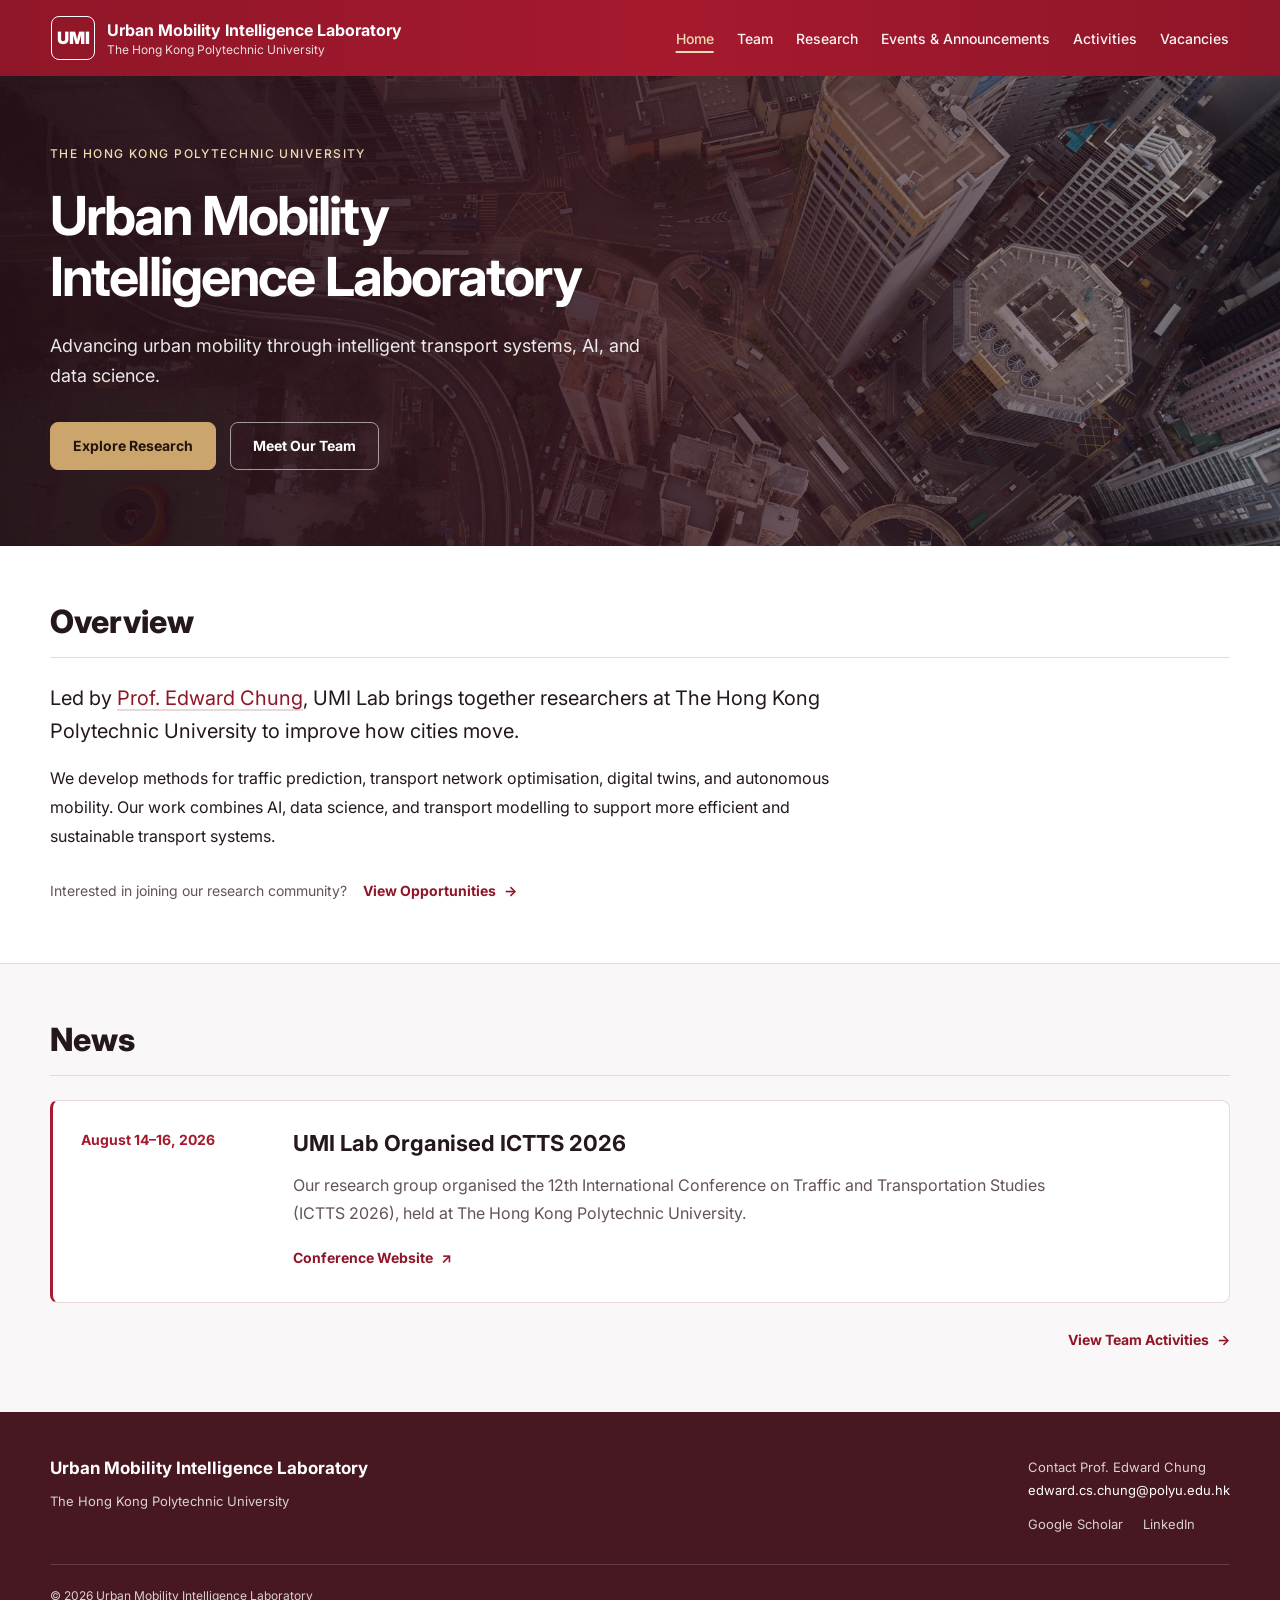
<file: index.html>
<!doctype html>
<html lang="en">
  <head>
    <meta charset="utf-8" />
    <meta name="viewport" content="width=device-width, initial-scale=1" />
    <meta name="description" content="Led by Prof. Edward Chung at The Hong Kong Polytechnic University, UMI Lab studies intelligent transport systems, AI for transport, and urban mobility." />
    <title>Urban Mobility Intelligence Laboratory</title>
    <link rel="preconnect" href="https://fonts.googleapis.com" />
    <link rel="preconnect" href="https://fonts.gstatic.com" crossorigin />
    <link href="https://fonts.googleapis.com/css2?family=Inter:wght@400;500;700;800;900&amp;family=Noto+Sans+SC:wght@400;500;700;900&amp;display=swap" rel="stylesheet" />
    <link rel="stylesheet" href="styles.css" />
  </head>
  <body class="home-page">
    <a class="skip-link" href="#main-content">Skip to content</a>
    <header class="site-header" data-header>
      <a class="brand" href="index.html" aria-label="Urban Mobility Intelligence Laboratory home">
        <span class="brand-mark">UMI</span>
        <span><strong>Urban Mobility Intelligence Laboratory</strong><small>The Hong Kong Polytechnic University</small></span>
      </a>
      <nav class="nav" id="main-navigation" aria-label="Main navigation">
        <a class="active" href="index.html" aria-current="page">Home</a>
        <a href="team.html">Team</a>
        <a href="research.html">Research</a>
        <a href="events.html">Events &amp; Announcements</a>
        <a href="activities.html">Activities</a>
        <a href="vacancies.html">Vacancies</a>
      </nav>
      <button class="menu-toggle" type="button" aria-label="Open navigation" aria-controls="main-navigation" aria-expanded="false" data-menu-toggle><span></span><span></span></button>
    </header>

    <main id="main-content">
      <section class="hero home-hero" aria-labelledby="hero-title">
        <div class="hero-bg-track" aria-hidden="true">
          <img
            class="hero-bg is-active"
            src="assets/images/hong-kong-mobility.jpg"
            width="1800"
            height="1199"
            alt=""
            fetchpriority="high"
            data-hero-slide
          />
        </div>
        <div class="hero-overlay"></div>
        <div class="hero-content">
          <p class="eyebrow">The Hong Kong Polytechnic University</p>
          <h1 id="hero-title">
            <span>Urban Mobility</span>
            <span>Intelligence Laboratory</span>
          </h1>
          <p class="hero-copy">Advancing urban mobility through intelligent transport systems, AI, and data science.</p>
          <div class="hero-actions">
            <a href="research.html" class="button primary">Explore Research</a>
            <a href="team.html" class="button secondary">Meet Our Team</a>
          </div>
        </div>
      </section>

      <!-- About Lab Section -->
      <section class="page-main about-simple" aria-labelledby="overview-title">
        <div class="section">
          <div class="about-header">
            <h2 id="overview-title">Overview</h2>
          </div>

          <div class="about-wrapper">
            <div class="about-description">
              <p class="welcome-text">Led by <a href="team.html">Prof. Edward Chung</a>, UMI Lab brings together researchers at The Hong Kong Polytechnic University to improve how cities move.</p>
              <p>We develop methods for traffic prediction, transport network optimisation, digital twins, and autonomous mobility. Our work combines AI, data science, and transport modelling to support more efficient and sustainable transport systems.</p>
            </div>

            <div class="about-links">
              <p>Interested in joining our research community?</p>
              <a href="vacancies.html" class="text-link">View Opportunities <span aria-hidden="true">&rarr;</span></a>
            </div>
          </div>
        </div>
      </section>

      <!-- Latest News Section -->
      <section class="page-main news-section" aria-labelledby="news-title">
        <div class="section">
          <div class="intro intro-news">
            <h2 id="news-title">News</h2>
          </div>

          <div class="news-list">
            <article class="news-item">
              <div class="news-date"><time datetime="2026-08-14">August 14</time>–<time datetime="2026-08-16">16, 2026</time></div>
              <div class="news-content">
                <h3>UMI Lab Organised ICTTS 2026</h3>
                <p>Our research group organised the 12th International Conference on Traffic and Transportation Studies (ICTTS 2026), held at The Hong Kong Polytechnic University.</p>
                <a href="https://www.ictts.net/" class="text-link" target="_blank" rel="noreferrer">Conference Website <span aria-hidden="true">&nearr;</span></a>
              </div>
            </article>
          </div>

          <div class="news-footer">
            <a href="activities.html" class="text-link">View Team Activities <span aria-hidden="true">&rarr;</span></a>
          </div>
        </div>
      </section>

    </main>

    <footer class="site-footer">
      <div class="footer-content">
        <div class="footer-identity">
          <a href="index.html" class="footer-name">Urban Mobility Intelligence Laboratory</a>
          <p>The Hong Kong Polytechnic University</p>
        </div>
        <div class="footer-contact">
          <p>Contact Prof. Edward Chung</p>
          <a href="mailto:edward.cs.chung@polyu.edu.hk">edward.cs.chung@polyu.edu.hk</a>
          <nav class="footer-links" aria-label="Academic profiles">
            <a href="https://scholar.google.com.au/citations?user=UFrzhnMAAAAJ&amp;hl=en&amp;oi=ao" target="_blank" rel="noreferrer">Google Scholar</a>
            <a href="https://www.linkedin.com/in/edwardchung/" target="_blank" rel="noreferrer">LinkedIn</a>
          </nav>
        </div>
        <p class="footer-copyright">© 2026 Urban Mobility Intelligence Laboratory</p>
      </div>
    </footer>

    <script src="script.js"></script>
  </body>
</html>
</file>
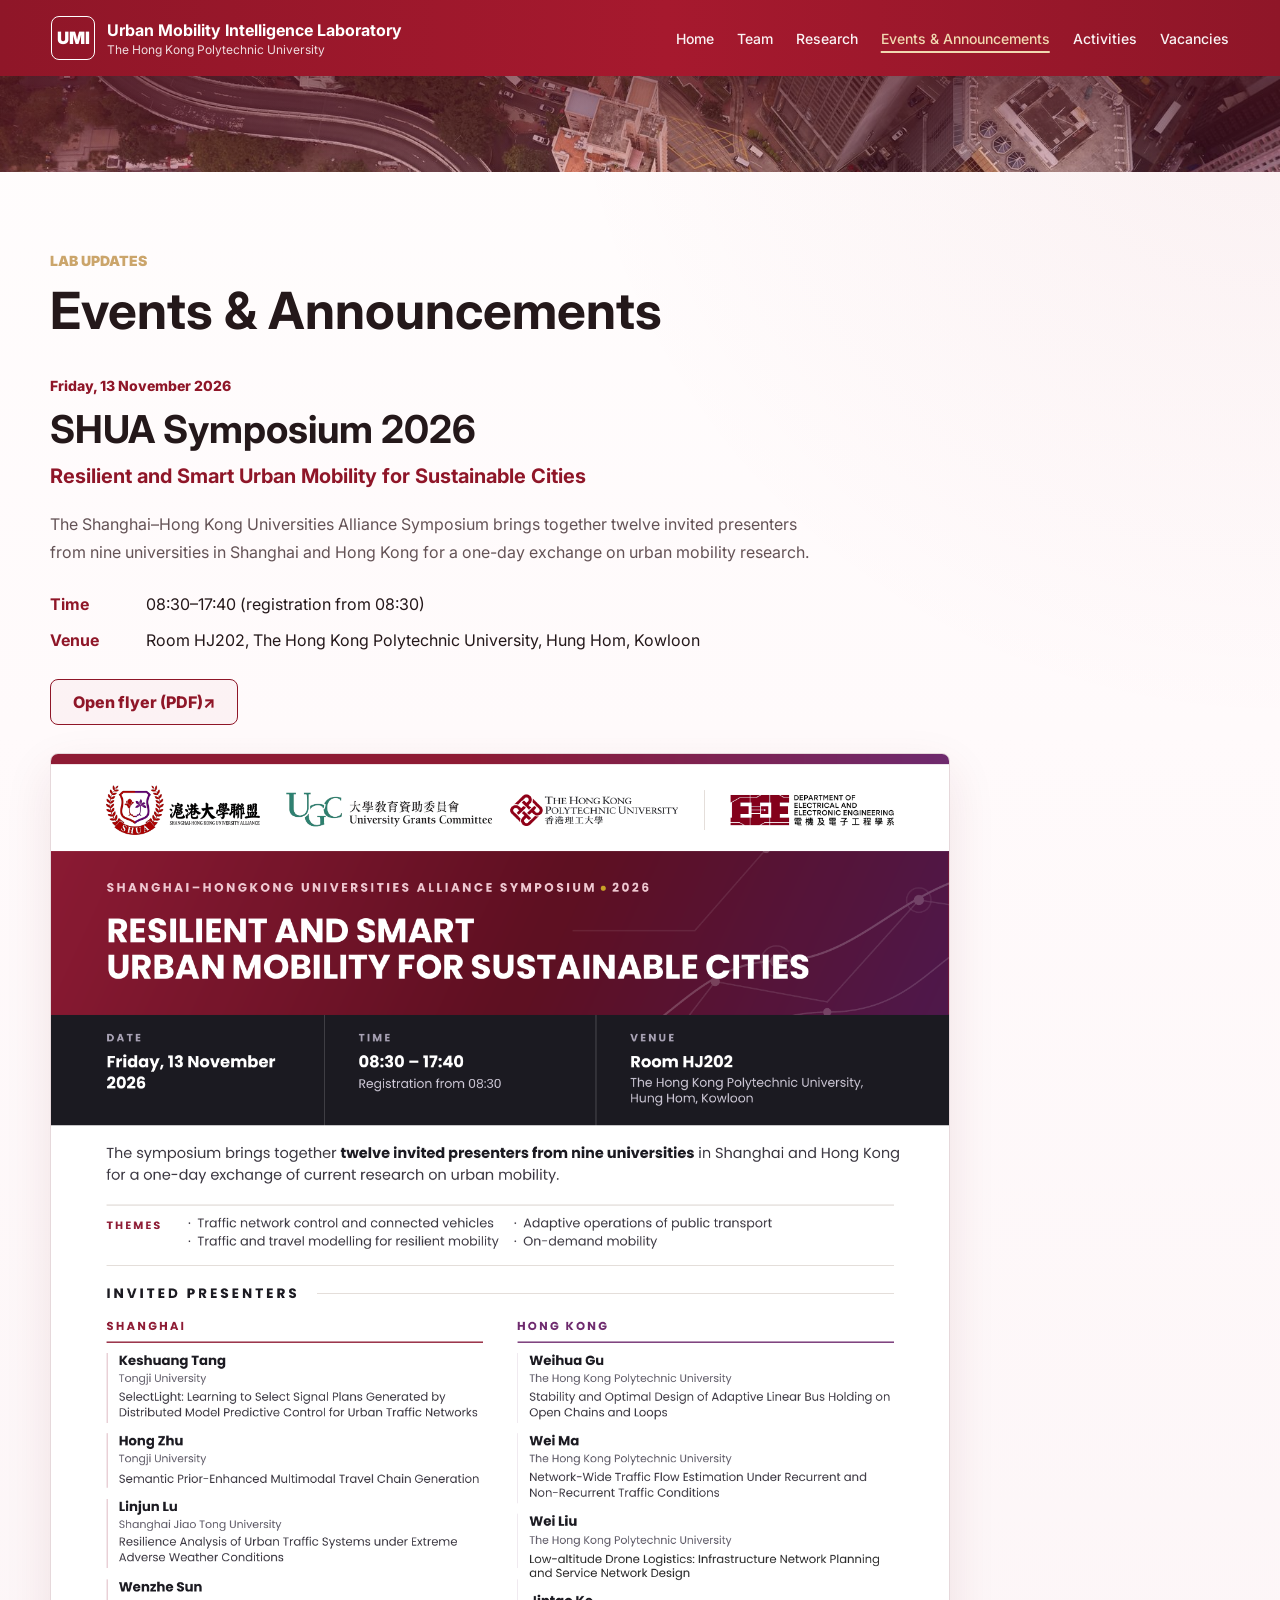
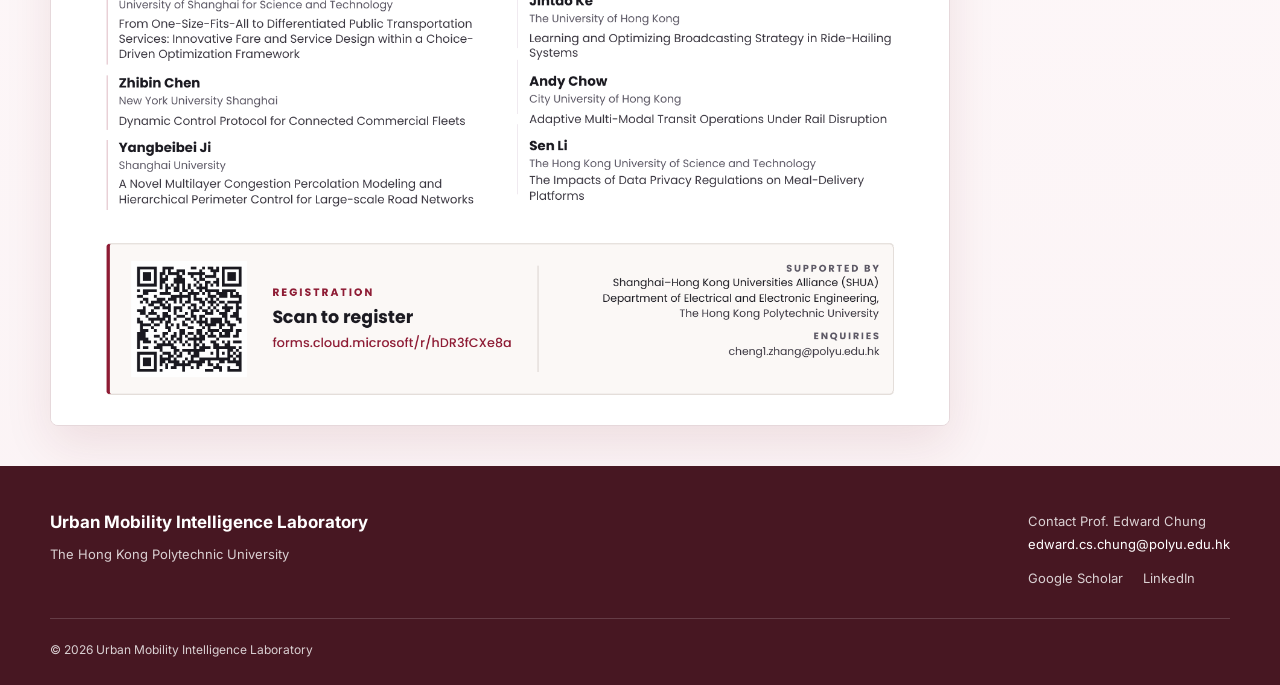
<file: events.html>
<!doctype html>
<html lang="en">
  <head>
    <meta charset="utf-8" />
    <meta name="viewport" content="width=device-width, initial-scale=1" />
    <meta name="description" content="Events and announcements from the Urban Mobility Intelligence Laboratory at The Hong Kong Polytechnic University." />
    <title>Events &amp; Announcements | Urban Mobility Intelligence Laboratory</title>
    <link rel="preconnect" href="https://fonts.googleapis.com" />
    <link rel="preconnect" href="https://fonts.gstatic.com" crossorigin />
    <link href="https://fonts.googleapis.com/css2?family=Inter:wght@400;500;700;800;900&amp;family=Noto+Sans+SC:wght@400;500;700;900&amp;display=swap" rel="stylesheet" />
    <link rel="stylesheet" href="styles.css" />
  </head>
  <body>
    <a class="skip-link" href="#main-content">Skip to content</a>
    <header class="site-header" data-header>
      <a class="brand" href="index.html" aria-label="Urban Mobility Intelligence Laboratory home"><span class="brand-mark">UMI</span><span><strong>Urban Mobility Intelligence Laboratory</strong><small>The Hong Kong Polytechnic University</small></span></a>
      <nav class="nav" id="main-navigation" aria-label="Main navigation"><a href="index.html">Home</a><a href="team.html">Team</a><a href="research.html">Research</a><a class="active" aria-current="page" href="events.html">Events &amp; Announcements</a><a href="activities.html">Activities</a><a href="vacancies.html">Vacancies</a></nav>
      <button class="menu-toggle" type="button" aria-label="Open navigation" aria-controls="main-navigation" aria-expanded="false" data-menu-toggle><span></span><span></span></button>
    </header>
    <main id="main-content">
      <div class="hero hero-compact" aria-hidden="true">
        <div class="hero-bg-track" aria-hidden="true">
          <img class="hero-bg is-active" src="assets/images/hong-kong-mobility.jpg" alt="" data-hero-slide />
        </div>
        <div class="hero-overlay"></div>
      </div>

      <div class="page-main">
        <section class="page-hero" aria-labelledby="events-title">
          <p class="eyebrow">Lab Updates</p>
          <h1 id="events-title">Events &amp; Announcements</h1>
        </section>

        <section class="section events-page" aria-label="Upcoming events">
          <article class="event-entry" id="shua-symposium" aria-labelledby="shua-title">
            <p class="event-date"><time datetime="2026-11-13">Friday, 13 November 2026</time></p>
            <h2 id="shua-title">SHUA Symposium 2026</h2>
            <p class="event-subtitle">Resilient and Smart Urban Mobility for Sustainable Cities</p>
            <p>The Shanghai–Hong Kong Universities Alliance Symposium brings together twelve invited presenters from nine universities in Shanghai and Hong Kong for a one-day exchange on urban mobility research.</p>
            <div class="event-details">
              <p><strong>Time</strong><span>08:30–17:40 (registration from 08:30)</span></p>
              <p><strong>Venue</strong><span>Room HJ202, The Hong Kong Polytechnic University, Hung Hom, Kowloon</span></p>
            </div>
            <a class="button secondary dark" href="SHUA_Symposium_Flyer_13Nov2026_web.pdf" target="_blank" rel="noreferrer">Open flyer (PDF) <span aria-hidden="true">&nearr;</span></a>
            <div class="event-pdf">
              <img src="assets/images/shua-symposium-flyer.png" alt="SHUA Symposium 2026 flyer" loading="lazy" />
            </div>
          </article>
        </section>
      </div>
    </main>
    <footer class="site-footer">
      <div class="footer-content">
        <div class="footer-identity">
          <a href="index.html" class="footer-name">Urban Mobility Intelligence Laboratory</a>
          <p>The Hong Kong Polytechnic University</p>
        </div>
        <div class="footer-contact">
          <p>Contact Prof. Edward Chung</p>
          <a href="mailto:edward.cs.chung@polyu.edu.hk">edward.cs.chung@polyu.edu.hk</a>
          <nav class="footer-links" aria-label="Academic profiles">
            <a href="https://scholar.google.com.au/citations?user=UFrzhnMAAAAJ&amp;hl=en&amp;oi=ao" target="_blank" rel="noreferrer">Google Scholar</a>
            <a href="https://www.linkedin.com/in/edwardchung/" target="_blank" rel="noreferrer">LinkedIn</a>
          </nav>
        </div>
        <p class="footer-copyright">© 2026 Urban Mobility Intelligence Laboratory</p>
      </div>
    </footer>
    <script src="script.js"></script>
  </body>
</html>
</file>
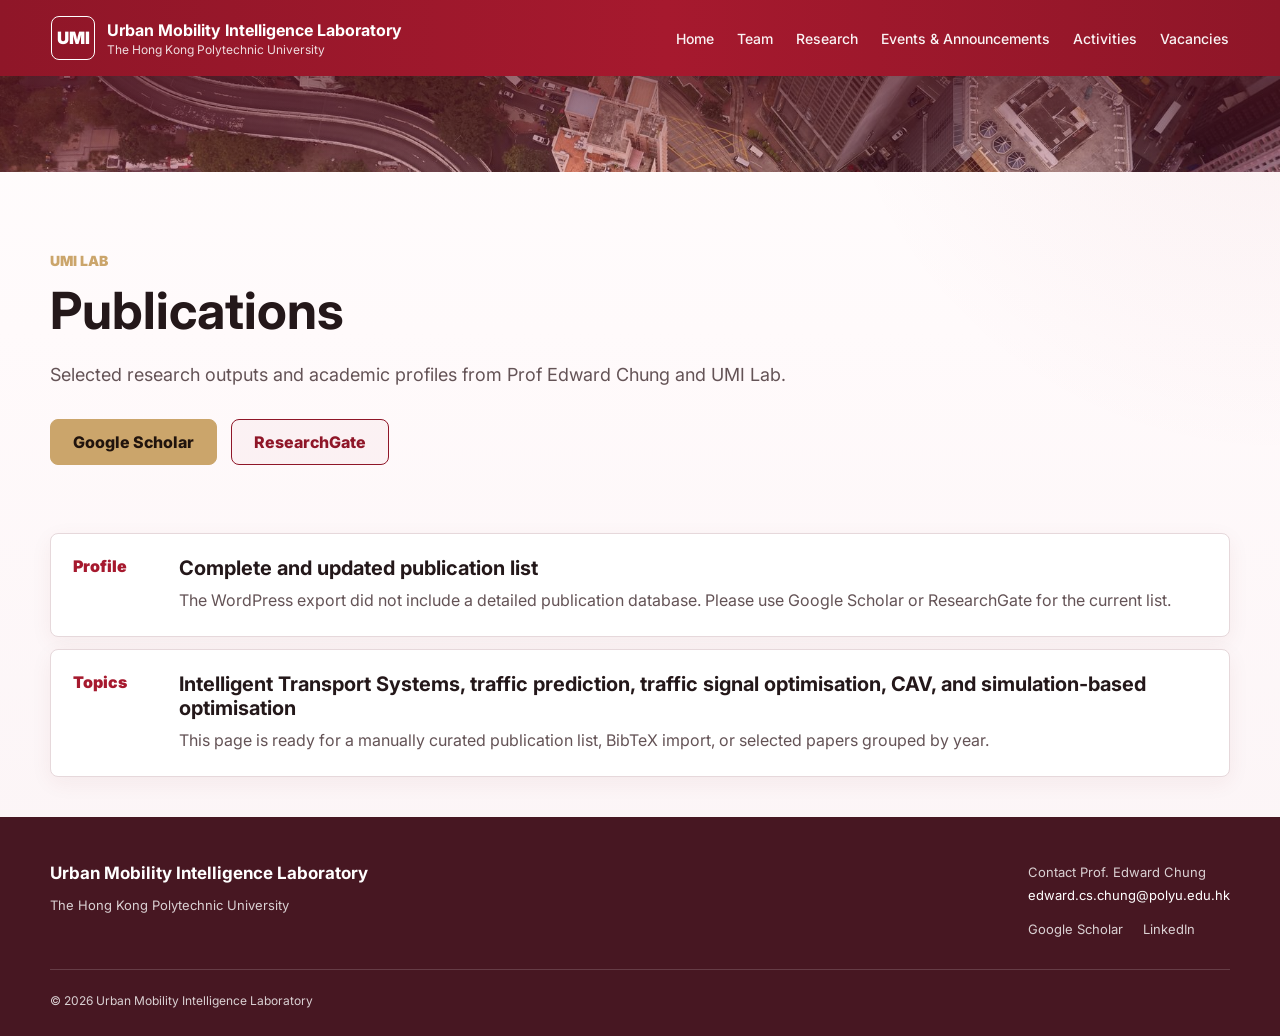
<file: publications.html>
<!doctype html>
<html lang="en">
  <head>
    <meta charset="utf-8" />
    <meta name="viewport" content="width=device-width, initial-scale=1" />
    <title>Publications | Urban Mobility Intelligence Laboratory</title>
    <link rel="preconnect" href="https://fonts.googleapis.com" />
    <link rel="preconnect" href="https://fonts.gstatic.com" crossorigin />
    <link href="https://fonts.googleapis.com/css2?family=Inter:wght@400;500;700;800;900&family=Noto+Sans+SC:wght@400;500;700;900&display=swap" rel="stylesheet" />
    <link rel="stylesheet" href="styles.css" />
  </head>
  <body>
    <a class="skip-link" href="#main-content">Skip to content</a>
    <header class="site-header" data-header>
      <a class="brand" href="index.html" aria-label="Urban Mobility Intelligence Laboratory home"><span class="brand-mark">UMI</span><span><strong>Urban Mobility Intelligence Laboratory</strong><small>The Hong Kong Polytechnic University</small></span></a>
      <nav class="nav" id="main-navigation" aria-label="Main navigation"><a href="index.html">Home</a><a href="team.html">Team</a><a href="research.html">Research</a><a href="events.html">Events &amp; Announcements</a><a href="activities.html">Activities</a><a href="vacancies.html">Vacancies</a></nav>
      <button class="menu-toggle" type="button" aria-label="Open navigation" aria-controls="main-navigation" aria-expanded="false" data-menu-toggle><span></span><span></span></button>
    </header>
    <main id="main-content">
      <div class="hero hero-compact" aria-hidden="true">
        <div class="hero-bg-track" aria-hidden="true">
          <img
            class="hero-bg is-active"
            src="assets/images/hong-kong-mobility.jpg"
            alt=""
            data-hero-slide
          />
        </div>
        <div class="hero-overlay"></div>
      </div>
      
      <section class="page-main">
      <section class="page-hero">
        <p class="eyebrow">UMI Lab</p>
        <h1>Publications</h1>
        <p>Selected research outputs and academic profiles from Prof Edward Chung and UMI Lab.</p>
        <div class="hero-actions page-actions">
          <a class="button primary" href="https://scholar.google.com.au/citations?user=UFrzhnMAAAAJ&amp;hl=en&amp;oi=ao" target="_blank" rel="noreferrer">Google Scholar</a>
          <a class="button secondary dark" href="https://www.researchgate.net/profile/Edward-Chung-4" target="_blank" rel="noreferrer">ResearchGate</a>
        </div>
      </section>
      <section class="section publications">
        <div class="publication-list">
          <article><span>Profile</span><div><h3>Complete and updated publication list</h3><p>The WordPress export did not include a detailed publication database. Please use Google Scholar or ResearchGate for the current list.</p></div></article>
          <article><span>Topics</span><div><h3>Intelligent Transport Systems, traffic prediction, traffic signal optimisation, CAV, and simulation-based optimisation</h3><p>This page is ready for a manually curated publication list, BibTeX import, or selected papers grouped by year.</p></div></article>
        </div>
      </section>
    </section>
    </main>
    <footer class="site-footer">
      <div class="footer-content">
        <div class="footer-identity">
          <a href="index.html" class="footer-name">Urban Mobility Intelligence Laboratory</a>
          <p>The Hong Kong Polytechnic University</p>
        </div>
        <div class="footer-contact">
          <p>Contact Prof. Edward Chung</p>
          <a href="mailto:edward.cs.chung@polyu.edu.hk">edward.cs.chung@polyu.edu.hk</a>
          <nav class="footer-links" aria-label="Academic profiles">
            <a href="https://scholar.google.com.au/citations?user=UFrzhnMAAAAJ&amp;hl=en&amp;oi=ao" target="_blank" rel="noreferrer">Google Scholar</a>
            <a href="https://www.linkedin.com/in/edwardchung/" target="_blank" rel="noreferrer">LinkedIn</a>
          </nav>
        </div>
        <p class="footer-copyright">© 2026 Urban Mobility Intelligence Laboratory</p>
      </div>
    </footer>
    <script src="script.js"></script>
  </body>
</html>
</file>
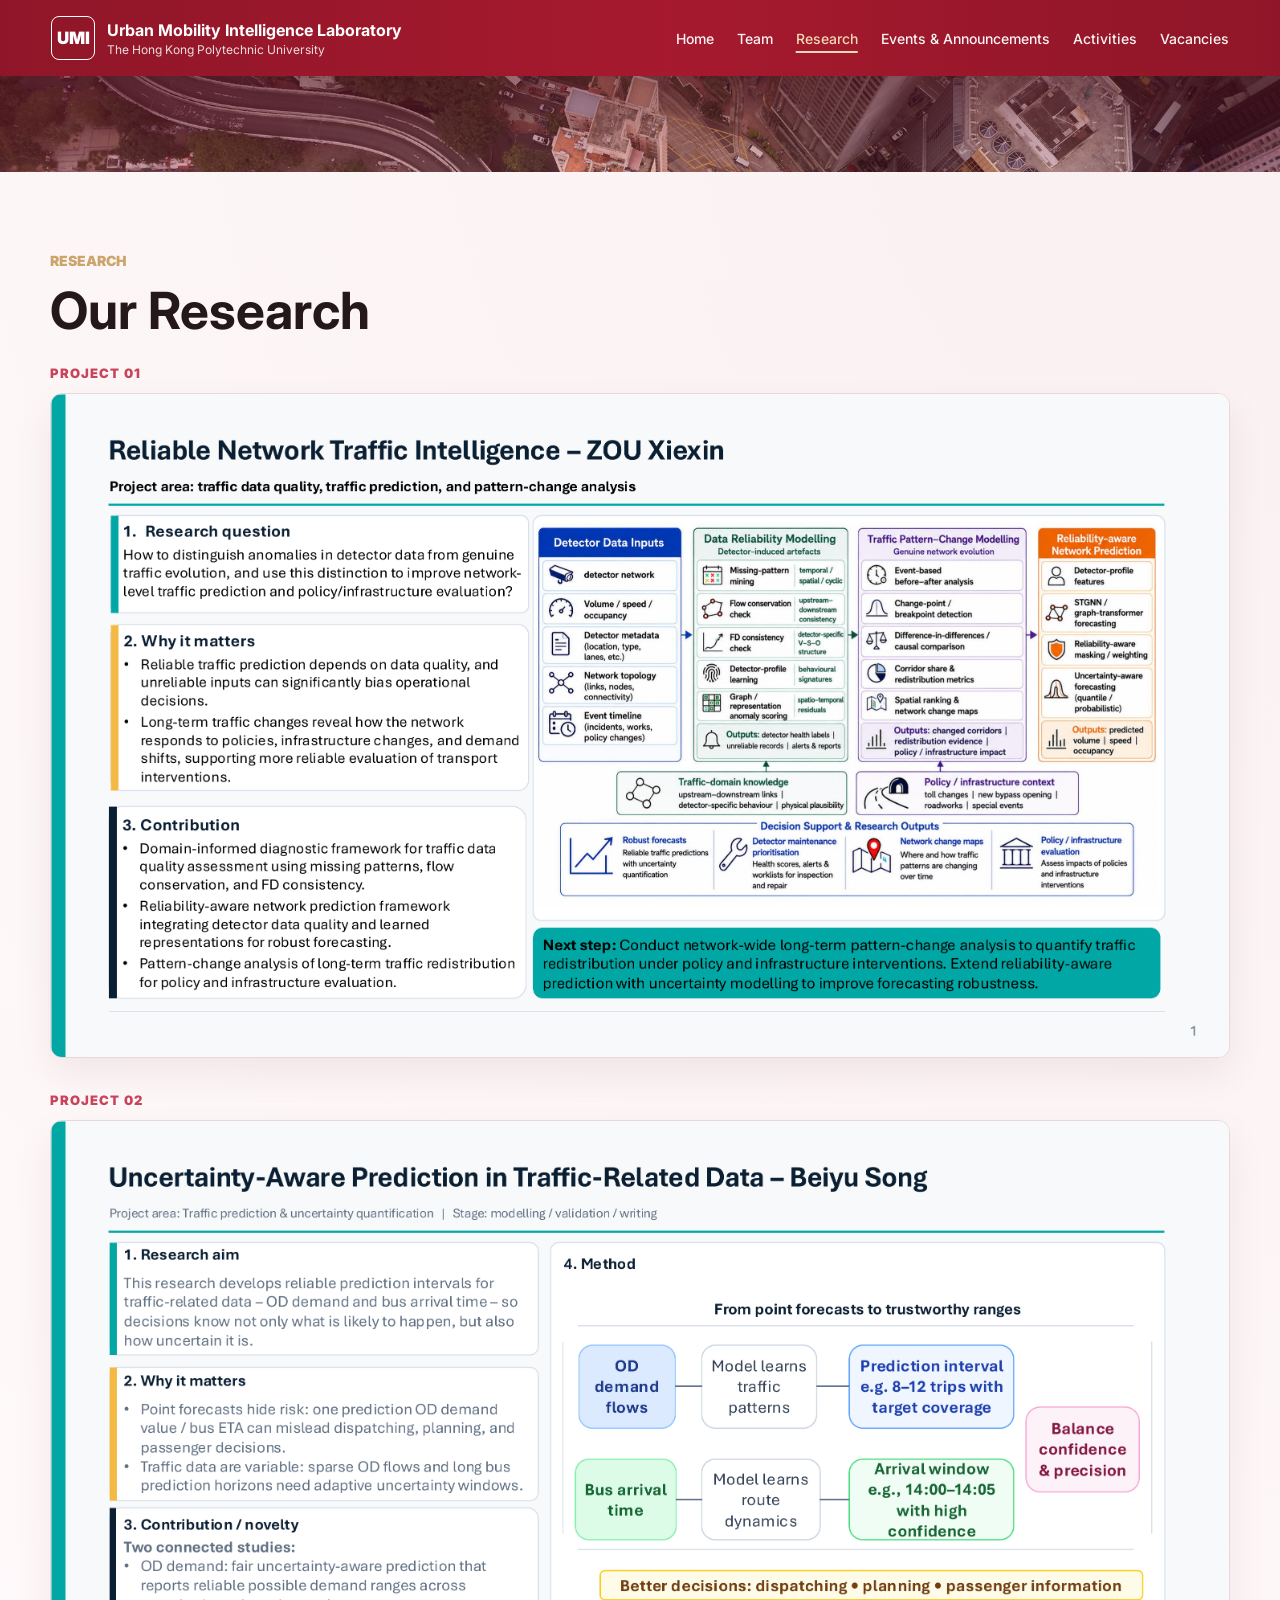
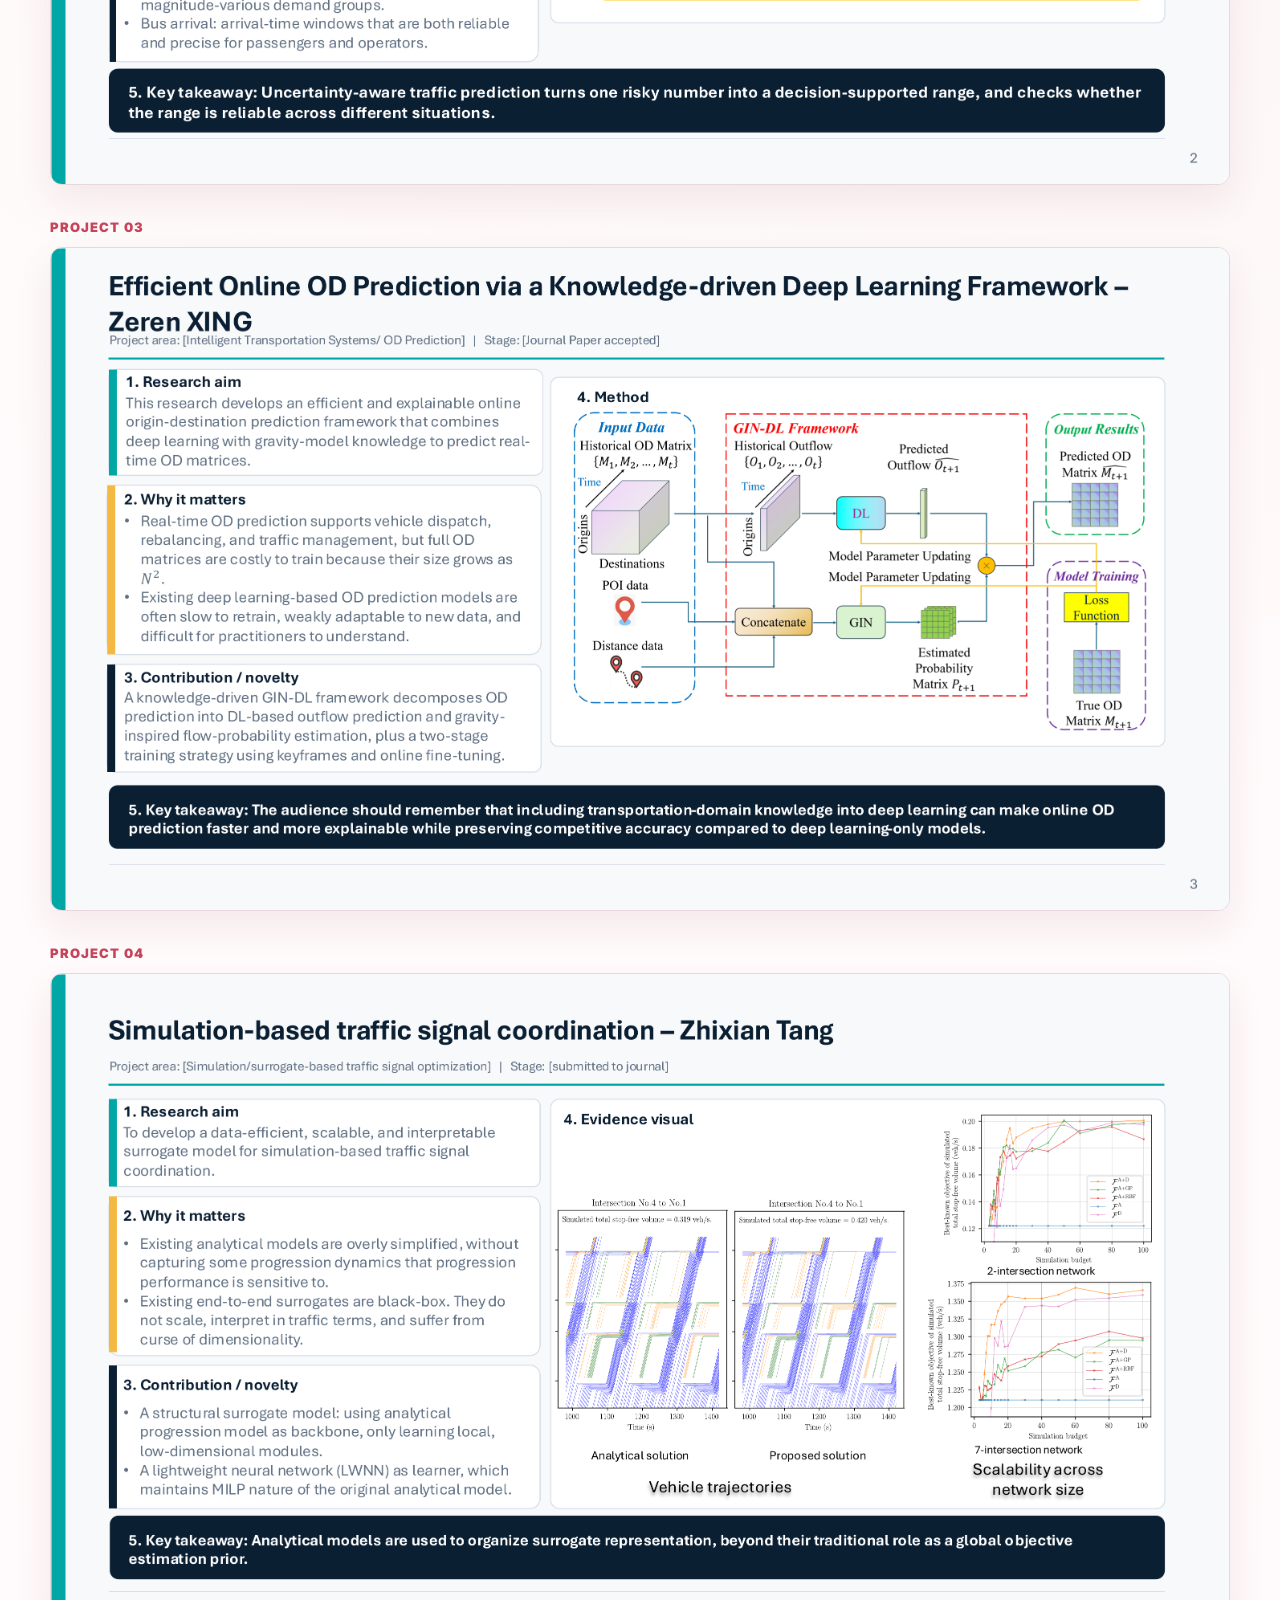
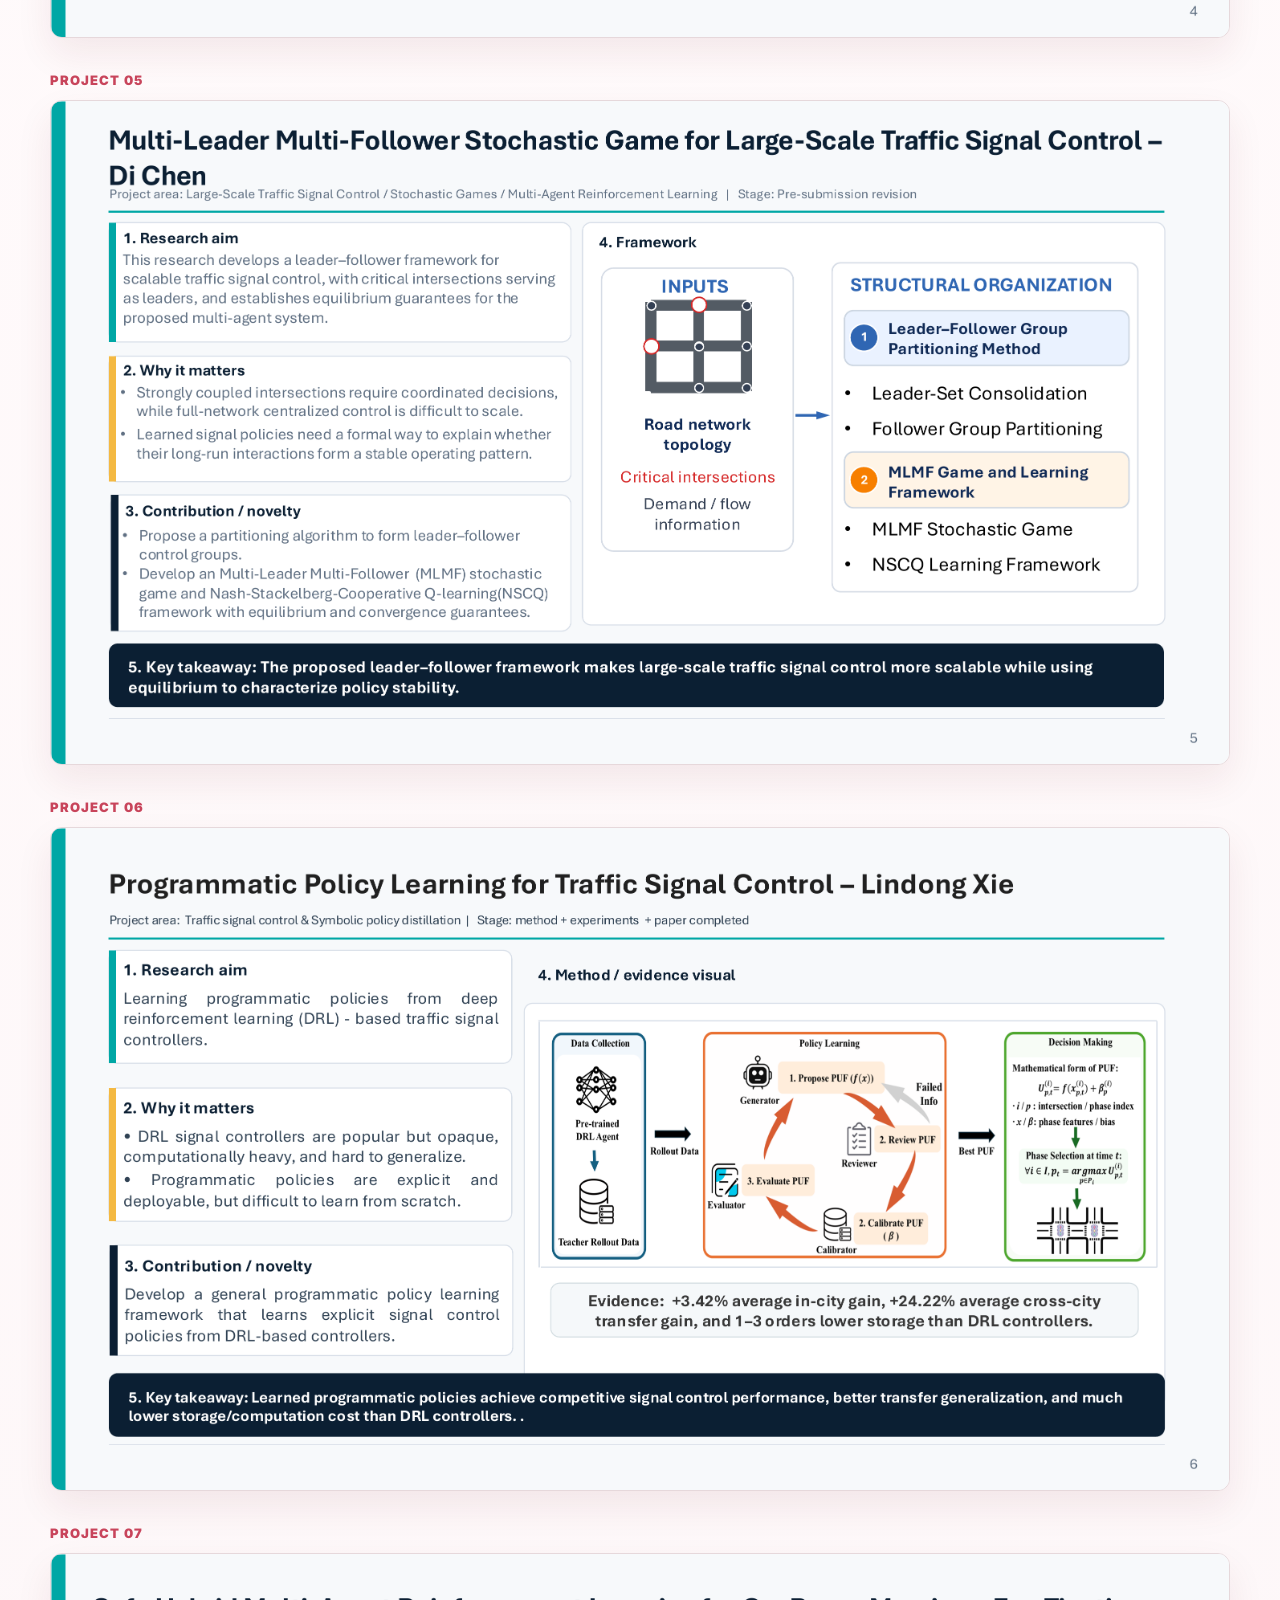
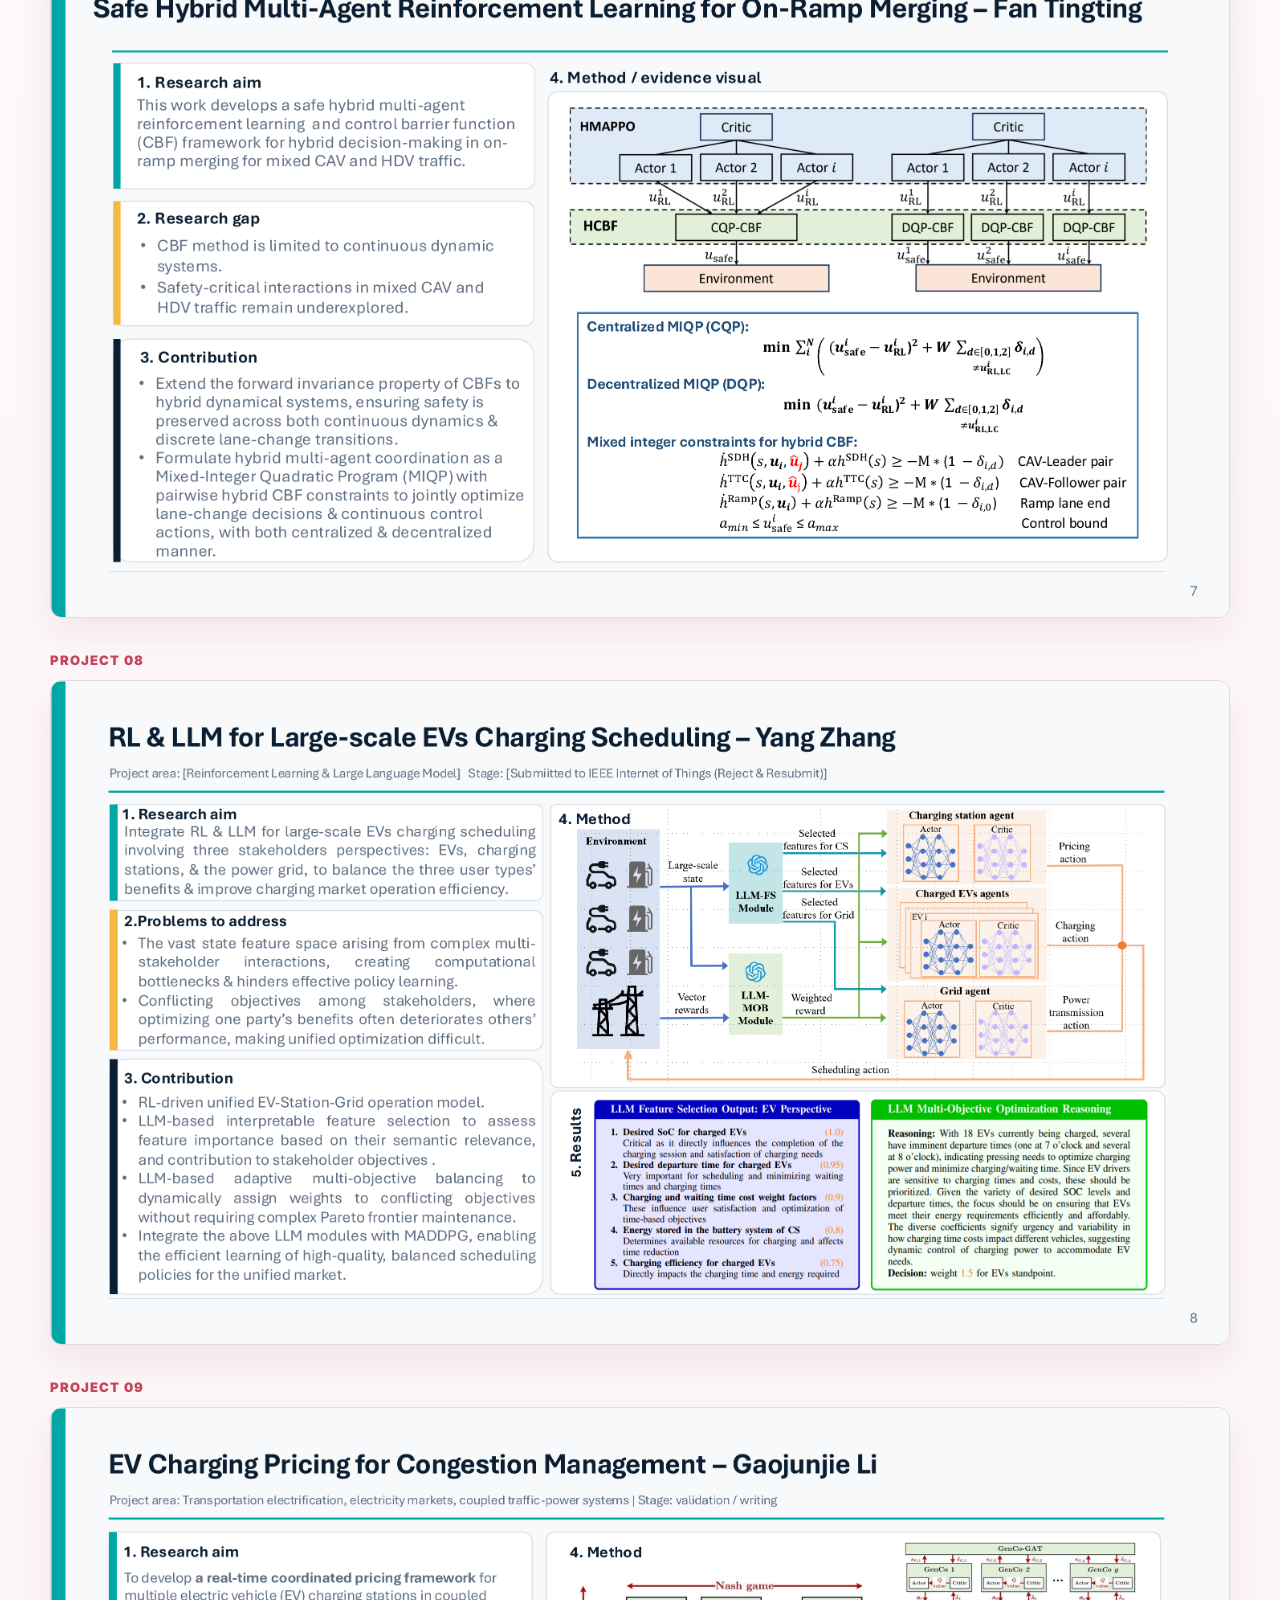
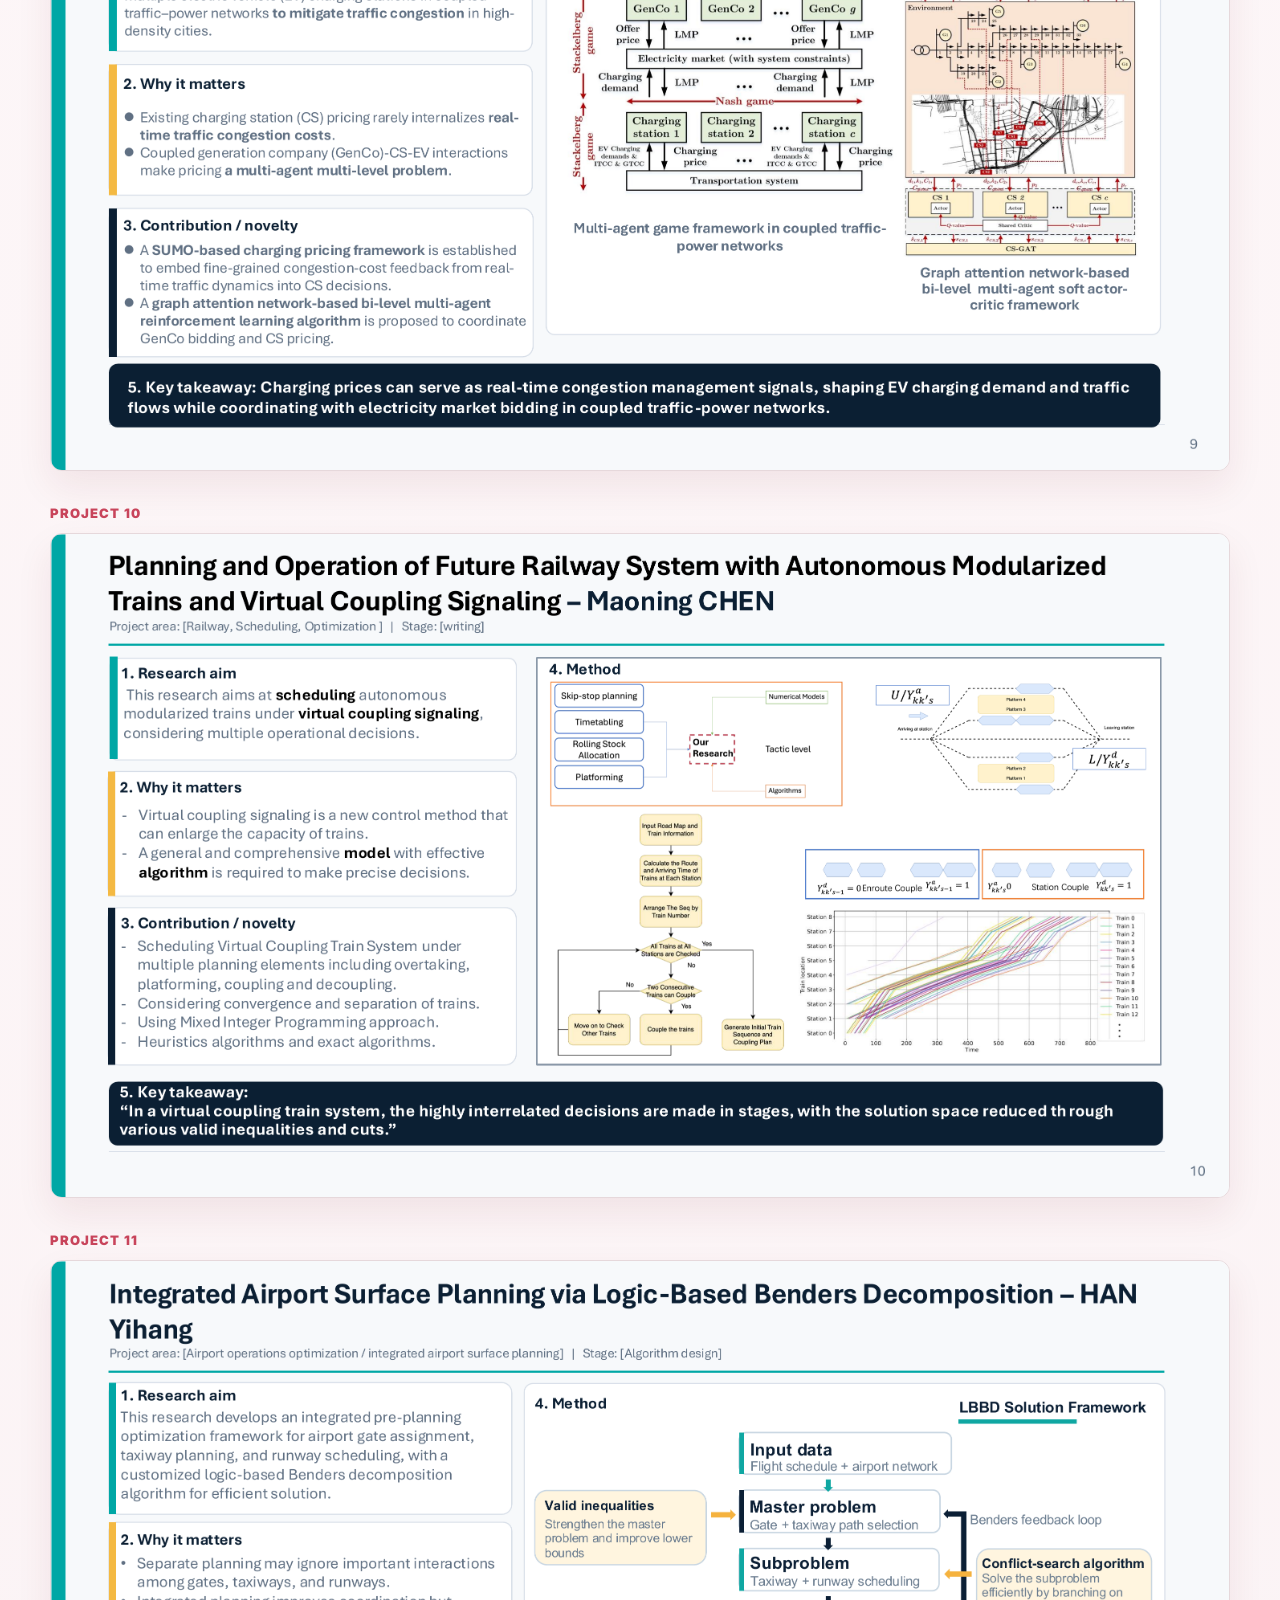
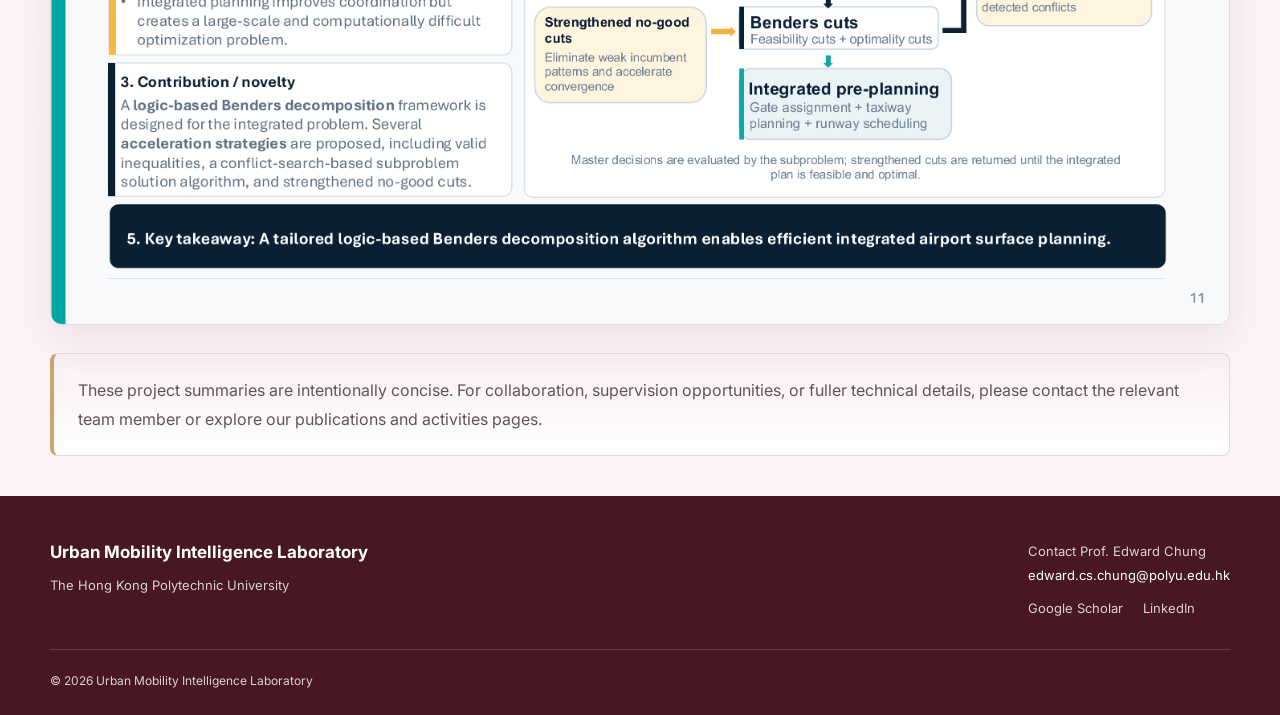
<file: research.html>
<!doctype html>
<html lang="en">
  <head>
    <meta charset="utf-8" />
    <meta name="viewport" content="width=device-width, initial-scale=1" />
    <title>Research | Urban Mobility Intelligence Laboratory</title>
    <link rel="preconnect" href="https://fonts.googleapis.com" />
    <link rel="preconnect" href="https://fonts.gstatic.com" crossorigin />
    <link href="https://fonts.googleapis.com/css2?family=Inter:wght@400;500;700;800;900&amp;family=Noto+Sans+SC:wght@400;500;700;900&amp;display=swap" rel="stylesheet" />
    <link rel="stylesheet" href="styles.css" />
  </head>
  <body>
    <a class="skip-link" href="#main-content">Skip to content</a>
    <header class="site-header" data-header>
      <a class="brand" href="index.html" aria-label="Urban Mobility Intelligence Laboratory home"><span class="brand-mark">UMI</span><span><strong>Urban Mobility Intelligence Laboratory</strong><small>The Hong Kong Polytechnic University</small></span></a>
      <nav class="nav" id="main-navigation" aria-label="Main navigation"><a href="index.html">Home</a><a href="team.html">Team</a><a class="active" aria-current="page" href="research.html">Research</a><a href="events.html">Events &amp; Announcements</a><a href="activities.html">Activities</a><a href="vacancies.html">Vacancies</a></nav>
      <button class="menu-toggle" type="button" aria-label="Open navigation" aria-controls="main-navigation" aria-expanded="false" data-menu-toggle><span></span><span></span></button>
    </header>
    <main id="main-content">
      <div class="hero hero-compact" aria-hidden="true">
        <div class="hero-bg-track" aria-hidden="true">
          <img
            class="hero-bg is-active"
            src="assets/images/hong-kong-mobility.jpg"
            alt=""
            data-hero-slide
          />
        </div>
        <div class="hero-overlay"></div>
      </div>
      
      <section class="page-main">
        <section class="page-hero">
          <p class="eyebrow">Research</p>
          <h1 id="projects-title">Our Research</h1>
        </section>
        <section class="section research-projects" aria-labelledby="projects-title">
          <div class="research-project-list">
            <article class="research-project">
              <div class="research-project-label">Project 01</div>
              <div class="research-project-main">
                <a class="research-slide-frame" href="pdf_slides/slide-01.png" target="_blank" rel="noreferrer">
                  <img class="research-slide-image" src="pdf_slides/slide-01.png" alt="Reliable Network Traffic Intelligence project slide" />
                </a>
              </div>
            </article>

            <article class="research-project">
              <div class="research-project-label">Project 02</div>
              <div class="research-project-main">
                <a class="research-slide-frame" href="pdf_slides/slide-02.png" target="_blank" rel="noreferrer">
                  <img class="research-slide-image" src="pdf_slides/slide-02.png" alt="Uncertainty-Aware Prediction in Traffic-Related Data project slide" />
                </a>
              </div>
            </article>

            <article class="research-project">
              <div class="research-project-label">Project 03</div>
              <div class="research-project-main">
                <a class="research-slide-frame" href="pdf_slides/slide-03.png" target="_blank" rel="noreferrer">
                  <img class="research-slide-image" src="pdf_slides/slide-03.png" alt="Efficient Online OD Prediction project slide" />
                </a>
              </div>
            </article>

            <article class="research-project">
              <div class="research-project-label">Project 04</div>
              <div class="research-project-main">
                <a class="research-slide-frame" href="pdf_slides/slide-04.png" target="_blank" rel="noreferrer">
                  <img class="research-slide-image" src="pdf_slides/slide-04.png" alt="Simulation-based traffic signal coordination project slide" />
                </a>
              </div>
            </article>

            <article class="research-project">
              <div class="research-project-label">Project 05</div>
              <div class="research-project-main">
                <a class="research-slide-frame" href="pdf_slides/slide-05.png" target="_blank" rel="noreferrer">
                  <img class="research-slide-image" src="pdf_slides/slide-05.png" alt="Multi-Leader Multi-Follower Stochastic Game project slide" />
                </a>
              </div>
            </article>

            <article class="research-project">
              <div class="research-project-label">Project 06</div>
              <div class="research-project-main">
                <a class="research-slide-frame" href="pdf_slides/slide-06.png" target="_blank" rel="noreferrer">
                  <img class="research-slide-image" src="pdf_slides/slide-06.png" alt="Programmatic Policy Learning for Traffic Signal Control project slide" />
                </a>
              </div>
            </article>

            <article class="research-project">
              <div class="research-project-label">Project 07</div>
              <div class="research-project-main">
                <a class="research-slide-frame" href="pdf_slides/slide-07.png" target="_blank" rel="noreferrer">
                  <img class="research-slide-image" src="pdf_slides/slide-07.png" alt="Safe Hybrid Multi-Agent Reinforcement Learning for On-Ramp Merging project slide" />
                </a>
              </div>
            </article>

            <article class="research-project">
              <div class="research-project-label">Project 08</div>
              <div class="research-project-main">
                <a class="research-slide-frame" href="pdf_slides/slide-08.png" target="_blank" rel="noreferrer">
                  <img class="research-slide-image" src="pdf_slides/slide-08.png" alt="RL and LLM for Large-Scale EV Charging Scheduling project slide" />
                </a>
              </div>
            </article>

            <article class="research-project">
              <div class="research-project-label">Project 09</div>
              <div class="research-project-main">
                <a class="research-slide-frame" href="pdf_slides/slide-09.png" target="_blank" rel="noreferrer">
                  <img class="research-slide-image" src="pdf_slides/slide-09.png" alt="EV Charging Pricing for Congestion Management project slide" />
                </a>
              </div>
            </article>

            <article class="research-project">
              <div class="research-project-label">Project 10</div>
              <div class="research-project-main">
                <a class="research-slide-frame" href="pdf_slides/slide-10.png" target="_blank" rel="noreferrer">
                  <img class="research-slide-image" src="pdf_slides/slide-10.png" alt="Future Railway Systems with Virtual Coupling project slide" />
                </a>
              </div>
            </article>

            <article class="research-project">
              <div class="research-project-label">Project 11</div>
              <div class="research-project-main">
                <a class="research-slide-frame" href="pdf_slides/slide-11.png" target="_blank" rel="noreferrer">
                  <img class="research-slide-image" src="pdf_slides/slide-11.png" alt="Integrated Airport Surface Planning project slide" />
                </a>
              </div>
            </article>
          </div>

          <div class="research-note">
            <p>These project summaries are intentionally concise. For collaboration, supervision opportunities, or fuller technical details, please contact the relevant team member or explore our publications and activities pages.</p>
          </div>
        </section>
      </section>
    </main>
    <footer class="site-footer">
      <div class="footer-content">
        <div class="footer-identity">
          <a href="index.html" class="footer-name">Urban Mobility Intelligence Laboratory</a>
          <p>The Hong Kong Polytechnic University</p>
        </div>
        <div class="footer-contact">
          <p>Contact Prof. Edward Chung</p>
          <a href="mailto:edward.cs.chung@polyu.edu.hk">edward.cs.chung@polyu.edu.hk</a>
          <nav class="footer-links" aria-label="Academic profiles">
            <a href="https://scholar.google.com.au/citations?user=UFrzhnMAAAAJ&amp;hl=en&amp;oi=ao" target="_blank" rel="noreferrer">Google Scholar</a>
            <a href="https://www.linkedin.com/in/edwardchung/" target="_blank" rel="noreferrer">LinkedIn</a>
          </nav>
        </div>
        <p class="footer-copyright">© 2026 Urban Mobility Intelligence Laboratory</p>
      </div>
    </footer>
    <script src="script.js"></script>
  </body>
</html>
</file>
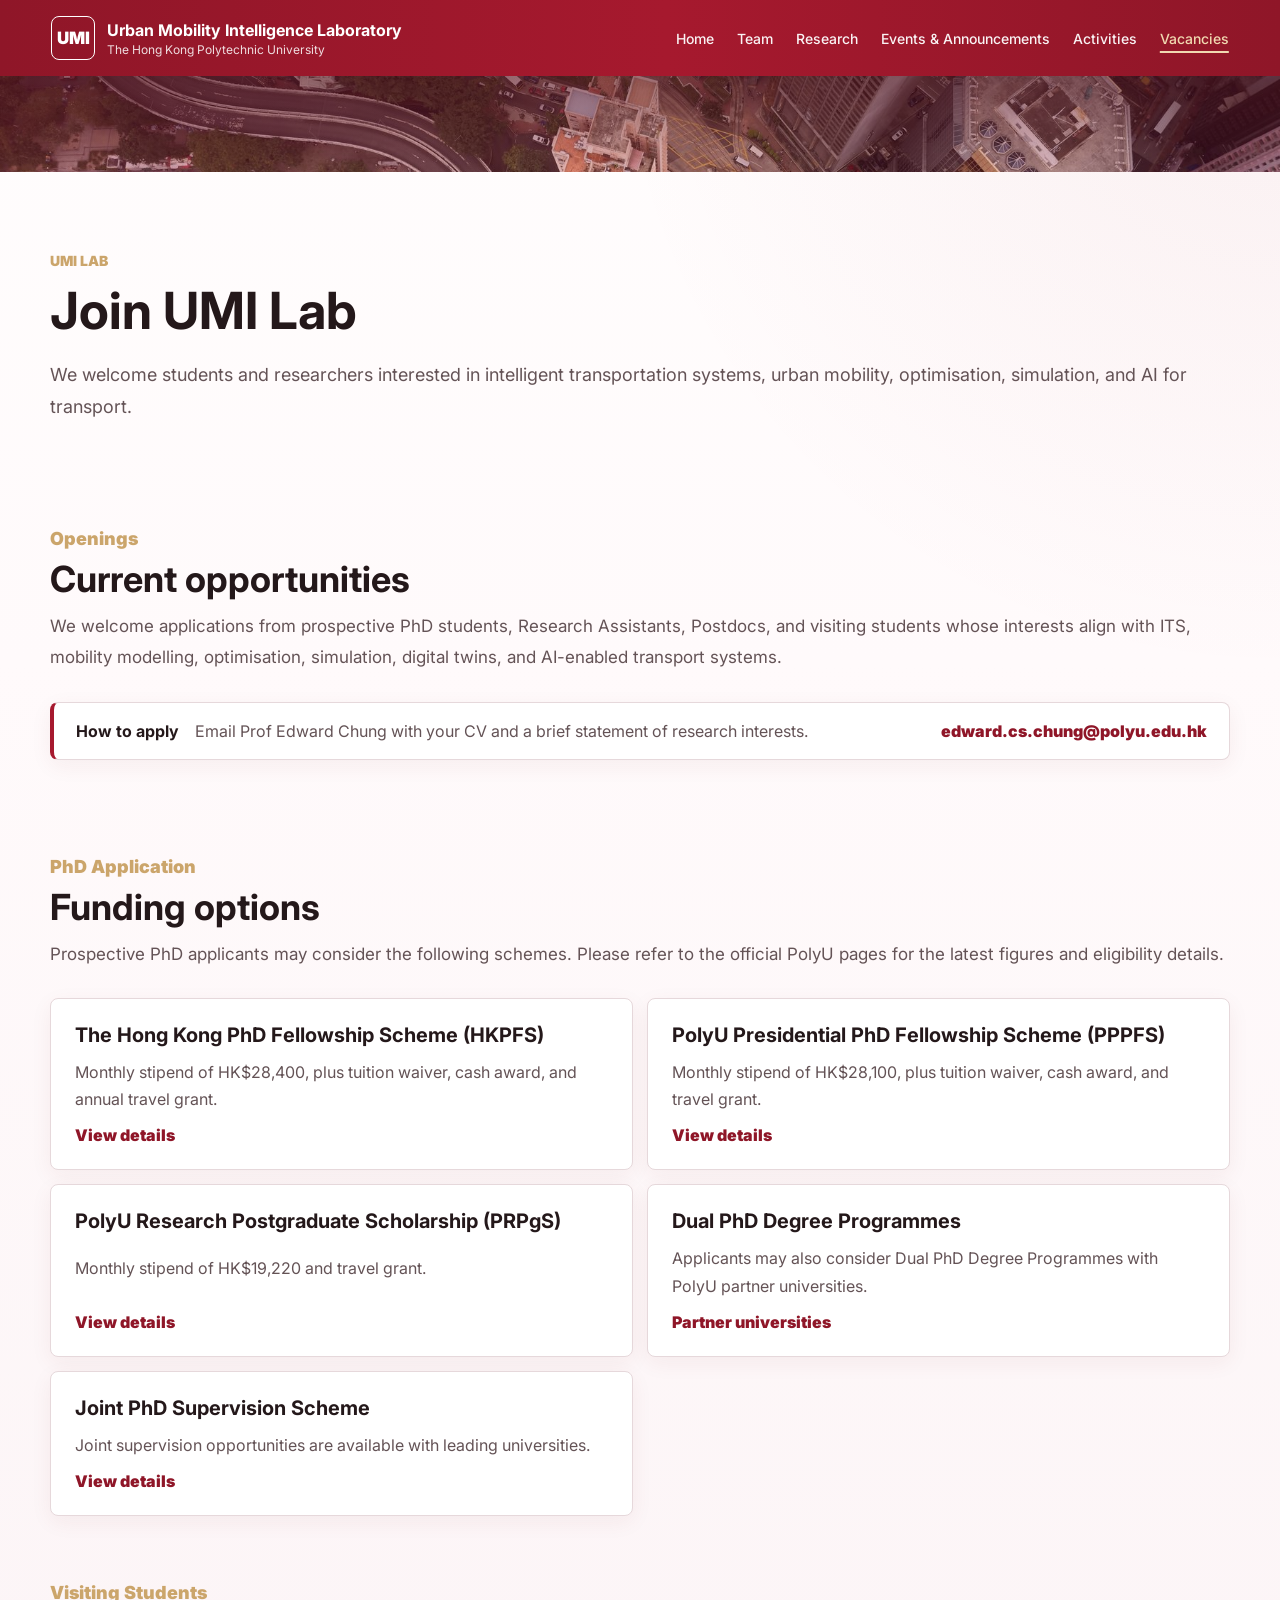
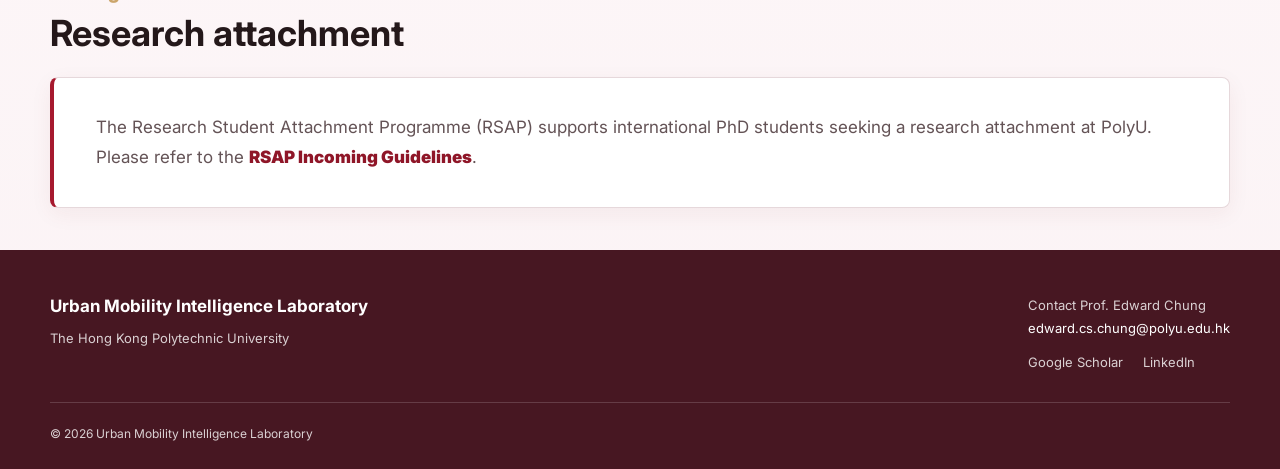
<file: vacancies.html>
<!doctype html>
<html lang="en">
  <head>
    <meta charset="utf-8" />
    <meta name="viewport" content="width=device-width, initial-scale=1" />
    <title>Vacancies | Urban Mobility Intelligence Laboratory</title>
    <link rel="preconnect" href="https://fonts.googleapis.com" />
    <link rel="preconnect" href="https://fonts.gstatic.com" crossorigin />
    <link href="https://fonts.googleapis.com/css2?family=Inter:wght@400;500;700;800;900&family=Noto+Sans+SC:wght@400;500;700;900&display=swap" rel="stylesheet" />
    <link rel="stylesheet" href="styles.css" />
  </head>
  <body>
    <a class="skip-link" href="#main-content">Skip to content</a>
    <header class="site-header" data-header>
      <a class="brand" href="index.html" aria-label="Urban Mobility Intelligence Laboratory home"><span class="brand-mark">UMI</span><span><strong>Urban Mobility Intelligence Laboratory</strong><small>The Hong Kong Polytechnic University</small></span></a>
      <nav class="nav" id="main-navigation" aria-label="Main navigation"><a href="index.html">Home</a><a href="team.html">Team</a><a href="research.html">Research</a><a href="events.html">Events &amp; Announcements</a><a href="activities.html">Activities</a><a class="active" aria-current="page" href="vacancies.html">Vacancies</a></nav>
      <button class="menu-toggle" type="button" aria-label="Open navigation" aria-controls="main-navigation" aria-expanded="false" data-menu-toggle><span></span><span></span></button>
    </header>
    <main id="main-content">
      <div class="hero hero-compact" aria-hidden="true">
        <div class="hero-bg-track" aria-hidden="true">
          <img
            class="hero-bg is-active"
            src="assets/images/hong-kong-mobility.jpg"
            alt=""
            data-hero-slide
          />
        </div>
        <div class="hero-overlay"></div>
      </div>
      
      <section class="page-main">
      <section class="page-hero">
        <p class="eyebrow">UMI Lab</p>
        <h1>Join UMI Lab</h1>
        <p>We welcome students and researchers interested in intelligent transportation systems, urban mobility, optimisation, simulation, and AI for transport.</p>
      </section>

      <section class="section vacancies-page" aria-labelledby="vacancies-title">
        <div class="section-heading compact-heading">
          <div class="section-kicker">Openings</div>
          <h2 id="vacancies-title">Current opportunities</h2>
        </div>
        <p class="section-lede">
          We welcome applications from prospective PhD students, Research Assistants, Postdocs, and visiting students whose interests align with ITS, mobility modelling, optimisation, simulation, digital twins, and AI-enabled transport systems.
        </p>
        <div class="apply-strip">
          <strong>How to apply</strong>
          <span>Email Prof Edward Chung with your CV and a brief statement of research interests.</span>
          <a href="mailto:edward.cs.chung@polyu.edu.hk">edward.cs.chung@polyu.edu.hk</a>
        </div>
      </section>

      <section class="section scholarships" aria-labelledby="scholarships-title">
        <div class="section-heading compact-heading">
          <div class="section-kicker">PhD Application</div>
          <h2 id="scholarships-title">Funding options</h2>
        </div>
        <p class="section-lede">
          Prospective PhD applicants may consider the following schemes. Please refer to the official PolyU pages for the latest figures and eligibility details.
        </p>
        <div class="scholarship-list">
          <article>
            <h3>The Hong Kong PhD Fellowship Scheme (HKPFS)</h3>
            <p>Monthly stipend of HK$28,400, plus tuition waiver, cash award, and annual travel grant.</p>
            <a href="https://www.polyu.edu.hk/gs/prospective-students/hkpfs/" target="_blank" rel="noreferrer">View details</a>
          </article>
          <article>
            <h3>PolyU Presidential PhD Fellowship Scheme (PPPFS)</h3>
            <p>Monthly stipend of HK$28,100, plus tuition waiver, cash award, and travel grant.</p>
            <a href="https://www.polyu.edu.hk/gs/prospective-students/hkpfs/" target="_blank" rel="noreferrer">View details</a>
          </article>
          <article>
            <h3>PolyU Research Postgraduate Scholarship (PRPgS)</h3>
            <p>Monthly stipend of HK$19,220 and travel grant.</p>
            <a href="https://www.polyu.edu.hk/gs/prospective-students/fellowship-scholarship-schemes/" target="_blank" rel="noreferrer">View details</a>
          </article>
          <article>
            <h3>Dual PhD Degree Programmes</h3>
            <p>Applicants may also consider Dual PhD Degree Programmes with PolyU partner universities.</p>
            <a href="https://www.polyu.edu.hk/gs/prospective-students/collaborative-phd-programmes/dual-phd-degree-programmes/" target="_blank" rel="noreferrer">Partner universities</a>
          </article>
          <article>
            <h3>Joint PhD Supervision Scheme</h3>
            <p>Joint supervision opportunities are available with leading universities.</p>
            <a href="https://www.polyu.edu.hk/gs/prospective-students/collaborative-phd-programmes/joint-phd-supervision-scheme-with-leading-universities/" target="_blank" rel="noreferrer">View details</a>
          </article>
        </div>
      </section>

      <section class="section visiting" aria-labelledby="visiting-title">
        <div class="section-heading compact-heading">
          <div class="section-kicker">Visiting Students</div>
          <h2 id="visiting-title">Research attachment</h2>
        </div>
        <div class="info-panel info-panel-single">
          <div>
            <p>
              The Research Student Attachment Programme (RSAP) supports international PhD students seeking a research attachment at PolyU. Please refer to the
              <a href="https://www.polyu.edu.hk/gs/docdrive/attachment_programme/RSAP-Incoming_Guidelines_2025-26-R1.pdf" target="_blank" rel="noreferrer"> RSAP Incoming Guidelines</a>.
            </p>
          </div>
        </div>
      </section>
    </section>
    </main>
    <footer class="site-footer">
      <div class="footer-content">
        <div class="footer-identity">
          <a href="index.html" class="footer-name">Urban Mobility Intelligence Laboratory</a>
          <p>The Hong Kong Polytechnic University</p>
        </div>
        <div class="footer-contact">
          <p>Contact Prof. Edward Chung</p>
          <a href="mailto:edward.cs.chung@polyu.edu.hk">edward.cs.chung@polyu.edu.hk</a>
          <nav class="footer-links" aria-label="Academic profiles">
            <a href="https://scholar.google.com.au/citations?user=UFrzhnMAAAAJ&amp;hl=en&amp;oi=ao" target="_blank" rel="noreferrer">Google Scholar</a>
            <a href="https://www.linkedin.com/in/edwardchung/" target="_blank" rel="noreferrer">LinkedIn</a>
          </nav>
        </div>
        <p class="footer-copyright">© 2026 Urban Mobility Intelligence Laboratory</p>
      </div>
    </footer>
    <script src="script.js"></script>
  </body>
</html>
</file>
<file: styles.css>
:root {
  --ink: #24181a;
  --muted: #645356;
  --line: #e6d8db;
  --paper: #fffafb;
  --white: #ffffff;
  --teal: #a6192e;
  --teal-dark: #8f1628;
  --gold: #cba56b;
  --coral: #c8445b;
  --mist: #f8ecef;
  --shadow: 0 18px 48px rgba(120, 26, 42, 0.1);
  --header-height: 76px;
}

* {
  box-sizing: border-box;
}

html {
  scroll-behavior: smooth;
  scroll-padding-top: calc(var(--header-height) + 20px);
}

body {
  margin: 0;
  background:
    radial-gradient(circle at top right, rgba(166, 25, 46, 0.06), transparent 28%),
    linear-gradient(180deg, #fffdfd 0%, var(--paper) 32%, #fbf3f5 100%);
  color: var(--ink);
  font-family: "Inter", "Noto Sans SC", system-ui, -apple-system, sans-serif;
}

a {
  color: inherit;
  text-decoration: none;
}

main {
  padding-top: var(--header-height);
}

a:focus-visible,
button:focus-visible {
  outline: 2px solid currentColor;
  outline-offset: 5px;
}

.skip-link {
  position: fixed;
  top: 12px;
  left: 18px;
  z-index: 100;
  padding: 12px 18px;
  border-radius: 4px;
  background: var(--white);
  color: var(--teal-dark);
  transform: translateY(-150%);
}

.skip-link:focus {
  transform: translateY(0);
}

.site-header {
  position: fixed;
  inset: 0 0 auto;
  z-index: 50;
  display: flex;
  align-items: center;
  justify-content: space-between;
  height: var(--header-height);
  gap: 28px;
  padding: 12px clamp(18px, 4vw, 56px);
  color: var(--white);
  background: linear-gradient(90deg, #8f1628 0%, #a6192e 52%, #8f1628 100%);
  transition: background 180ms ease, color 180ms ease, box-shadow 180ms ease;
}

.site-header.is-scrolled,
.site-header.is-open,
.site-header.inner {
  background: rgba(255, 251, 252, 0.97);
  color: var(--ink);
  box-shadow: 0 8px 26px rgba(120, 26, 42, 0.08);
  backdrop-filter: blur(18px);
}

.brand {
  display: inline-flex;
  align-items: center;
  gap: 12px;
  min-width: 0;
}

.brand > span:last-child {
  min-width: 0;
}

.brand-mark {
  display: grid;
  width: 44px;
  height: 44px;
  flex-shrink: 0;
  place-items: center;
  border: 1px solid currentColor;
  border-radius: 8px;
  font-weight: 900;
  font-size: 17px;
}

.brand strong,
.brand small {
  display: block;
  line-height: 1.25;
}

.brand strong {
  font-size: 16px;
  font-weight: 700;
}

.brand small {
  margin-top: 2px;
  color: currentColor;
  font-size: 12px;
  opacity: 0.85;
}

.nav {
  display: flex;
  align-items: center;
  gap: clamp(16px, 1.8vw, 26px);
  flex-shrink: 0;
  font-size: 14px;
  font-weight: 500;
}

.nav a {
  padding: 8px 0;
  opacity: 0.95;
}

.nav a:hover {
  opacity: 1;
}

.nav a.active {
  color: #f1d9b1;
  opacity: 1;
  text-decoration: underline;
  text-underline-offset: 7px;
  text-decoration-thickness: 2px;
}

.site-header.is-scrolled .nav a.active,
.site-header.is-open .nav a.active,
.site-header.inner .nav a.active {
  color: var(--teal-dark);
}

.menu-toggle {
  display: none;
  width: 42px;
  height: 42px;
  flex-shrink: 0;
  border: 1px solid currentColor;
  border-radius: 8px;
  background: transparent;
  color: inherit;
  cursor: pointer;
}

.menu-toggle span {
  display: block;
  width: 18px;
  height: 2px;
  margin: 5px auto;
  background: currentColor;
}

.hero {
  position: relative;
  display: grid;
  min-height: 100vh;
  overflow: hidden;
  color: var(--white);
  background: linear-gradient(135deg, #8f1628 0%, #a6192e 58%, #bb2d43 100%);
}

.hero-bg-track,
.hero-bg,
.hero-overlay {
  position: absolute;
  inset: 0;
  display: block;
}

.hero-canvas {
  display: none;
}

.hero-bg {
  opacity: 0;
  width: 100%;
  height: 100%;
  object-fit: cover;
  transform: scale(1.03);
  transition: opacity 1.2s ease, transform 7s ease;
}

.hero-bg.is-active {
  opacity: 1;
  transform: scale(1);
}

.hero-canvas {
  width: 100%;
  height: 100%;
  opacity: 0;
  mix-blend-mode: screen;
  display: none;
}

.hero-overlay {
  background:
    linear-gradient(to bottom, rgba(89, 14, 28, 0.58), rgba(166, 25, 46, 0.25)),
    linear-gradient(120deg, rgba(166, 25, 46, 0.18), transparent 55%);
  z-index: 1;
}

.hero-motifs {
  position: absolute;
  right: clamp(12px, 3vw, 36px);
  top: 50%;
  transform: translateY(-50%);
  display: flex;
  gap: 8px;
  z-index: 2;
  padding: 6px;
  border-radius: 12px;
  background: rgba(0, 0, 0, 0.35);
  backdrop-filter: blur(2px);
}

.motif-chip {
  width: 38px;
  height: 38px;
  border-radius: 9px;
  object-fit: cover;
  border: 1px solid rgba(255, 255, 255, 0.45);
  box-shadow: 0 6px 16px rgba(0, 0, 0, 0.25);
}

.hero-content {
  position: relative;
  z-index: 1;
  align-self: center;
  width: min(1040px, calc(100% - 36px));
  margin: 0 auto;
  padding: 112px 0 188px;
}

.eyebrow,
.section-kicker {
  margin: 0 0 14px;
  color: var(--gold);
  font-size: 14px;
  font-weight: 900;
  letter-spacing: 0;
  text-transform: uppercase;
}

.hero h1 {
  max-width: 760px;
  margin: 0;
  font-family: "Noto Sans SC", "Inter", sans-serif;
  font-size: clamp(42px, 7vw, 86px);
  line-height: 1.05;
  letter-spacing: 0;
}

.hero-copy {
  max-width: 900px;
  margin: 28px 0 0;
  color: rgba(255, 255, 255, 0.84);
  font-size: clamp(16px, 1.7vw, 20px);
  line-height: 1.8;
}

.hero-actions {
  display: flex;
  flex-wrap: wrap;
  gap: 14px;
  margin-top: 36px;
}

.hero-summary {
  display: grid;
  grid-template-columns: repeat(4, minmax(0, 1fr));
  gap: 1px;
  max-width: 1040px;
  margin-top: 34px;
  overflow: hidden;
  border: 1px solid rgba(255, 255, 255, 0.18);
  border-radius: 8px;
  background: rgba(255, 250, 251, 0.16);
  backdrop-filter: blur(16px);
}

.hero-summary article {
  min-width: 0;
  padding: 16px 18px;
  background: rgba(112, 26, 39, 0.22);
}

.hero-summary span {
  display: block;
  margin-bottom: 8px;
  color: var(--gold);
  font-size: 12px;
  font-weight: 900;
  text-transform: uppercase;
}

.hero-summary strong {
  display: block;
  color: rgba(255, 255, 255, 0.86);
  font-size: 14px;
  line-height: 1.5;
}

.button {
  display: inline-flex;
  align-items: center;
  justify-content: center;
  min-height: 46px;
  padding: 0 22px;
  border: 1px solid rgba(255, 255, 255, 0.56);
  border-radius: 8px;
  font-weight: 800;
}

.button.primary {
  border-color: var(--gold);
  background: var(--gold);
  color: #21140d;
}

.button.secondary {
  color: var(--white);
}

.button.secondary.dark {
  border-color: var(--teal-dark);
  color: var(--teal-dark);
  background: rgba(166, 25, 46, 0.03);
}

.hero-metrics {
  position: absolute;
  right: clamp(18px, 5vw, 70px);
  bottom: 34px;
  left: clamp(18px, 5vw, 70px);
  z-index: 2;
  display: grid;
  grid-template-columns: repeat(3, 1fr);
  border-top: 1px solid rgba(255, 255, 255, 0.24);
}

.hero-metrics div {
  padding: 20px 24px 8px 0;
}

.hero-metrics strong {
  display: block;
  font-size: clamp(24px, 3vw, 36px);
  line-height: 1.12;
}

.hero-metrics span {
  color: rgba(255, 255, 255, 0.74);
  font-size: 13px;
  line-height: 1.45;
}

/* Compact Hero */
.hero-compact {
  min-height: 96px;
}

.hero-compact .hero-bg {
  opacity: 1;
}

.hero-content-compact {
  padding: 10px 0 15px !important;
}

.hero-content-compact h1 {
  font-size: clamp(28px, 4vw, 42px) !important;
}

.hero-content-compact p {
  font-size: clamp(13px, 1.3vw, 16px) !important;
  margin-top: 12px !important;
}

/* Home page */
.home-hero {
  min-height: 470px;
}

.home-hero .hero-bg {
  object-position: center 46%;
}

.home-hero .hero-overlay {
  background: linear-gradient(90deg, rgba(36, 15, 22, 0.94) 0%, rgba(51, 19, 28, 0.82) 48%, rgba(36, 15, 22, 0.32) 100%);
}

.home-hero .hero-content {
  width: min(1180px, calc(100% - 36px));
  padding: 64px 0 72px;
}

.home-hero .eyebrow {
  margin-bottom: 22px;
  color: #f1d9b1;
  font-size: 12px;
  font-weight: 500;
  letter-spacing: 0.12em;
  line-height: 1.7;
}

.home-hero h1 {
  max-width: 900px;
  font-family: inherit;
  font-size: clamp(34px, 4.2vw, 58px);
  font-weight: 700;
  line-height: 1.12;
  letter-spacing: -0.035em;
}

.home-hero h1 span {
  display: block;
}

.home-hero .hero-copy {
  max-width: 610px;
  margin-top: 24px;
  color: rgba(255, 255, 255, 0.9);
  font-size: 18px;
  line-height: 1.7;
}

.home-hero .hero-actions {
  margin-top: 30px;
}

.home-page .page-main {
  padding-top: 0;
}

.home-page .section {
  padding: 56px 0;
}

.home-page .about-header,
.home-page .intro-news {
  padding-bottom: 16px;
  margin-bottom: 24px;
  border-bottom: 1px solid var(--line);
}

.home-page .about-wrapper {
  max-width: 820px;
}

.home-page .about-description {
  margin-bottom: 24px;
}

.home-page .about-description p {
  margin: 0 0 16px;
}

.home-page .about-description p:last-child {
  margin-bottom: 0;
}

.home-page .welcome-text {
  font-size: 20px;
  line-height: 1.65;
}

.home-page .welcome-text a {
  color: var(--teal-dark);
  text-decoration: underline;
  text-decoration-color: var(--line);
  text-underline-offset: 4px;
}

.home-page .about-links {
  flex-wrap: wrap;
  align-items: baseline;
  gap: 8px 16px;
}

.home-page .about-links p {
  margin: 0;
  color: var(--muted);
  font-size: 14px;
}

.text-link {
  display: inline-flex;
  align-items: center;
  gap: 8px;
  padding: 6px 0;
  color: var(--teal-dark);
  font-size: 14px;
  font-weight: 700;
  line-height: 1.5;
}

.text-link:hover {
  text-decoration: underline;
  text-underline-offset: 4px;
}

.home-page .button {
  min-height: 48px;
  font-size: 14px;
  font-weight: 700;
  transition: background 160ms ease, border-color 160ms ease;
}

.home-page .button.primary:hover {
  background: #dfc39a;
  border-color: #dfc39a;
}

.home-page .hero .button.secondary:hover {
  background: rgba(255, 255, 255, 0.1);
  border-color: var(--white);
}

.section {
  width: min(1180px, calc(100% - 36px));
  margin: 0 auto;
  padding: 40px 0;
}

.section p {
  text-align: left;
  text-align-last: auto;
  word-spacing: normal;
  hyphens: auto;
}

.page-main {
  padding-top: 40px;
}

.page-hero {
  width: min(1180px, calc(100% - 36px));
  margin: 0 auto;
  padding: 40px 0 28px;
}

.page-hero h1 {
  max-width: 880px;
  margin: 0;
  font-size: clamp(34px, 4vw, 52px);
  line-height: 1.06;
}

.page-hero p:not(.eyebrow) {
  margin: 22px 0 0;
  color: var(--muted);
  font-size: 18px;
  line-height: 1.75;
  text-align: left;
  text-align-last: auto;
  word-spacing: normal;
  hyphens: auto;
}

.page-actions {
  margin-top: 28px;
}

.section-heading {
  display: grid;
  grid-template-columns: minmax(220px, 0.6fr) minmax(0, 1fr);
  gap: 42px;
  align-items: end;
  margin-bottom: 34px;
}

.section-heading h2,
.contact h2 {
  margin: 0;
  font-size: clamp(28px, 3.4vw, 42px);
  line-height: 1.16;
}

.section-heading p,
.intro p,
.contact p {
  margin: 0;
  color: var(--muted);
  font-size: 17px;
  line-height: 1.85;
}

.section-lede {
  max-width: 760px;
  margin: -12px 0 28px;
  color: var(--muted);
  font-size: 17px;
  line-height: 1.85;
  text-align: justify;
}

.section-actions {
  margin-top: 26px;
}

.home-research-grid {
  grid-template-columns: repeat(4, minmax(0, 1fr));
}

.home-research-grid .research-image {
  aspect-ratio: 16 / 10;
}

.strength-grid {
  display: grid;
  grid-template-columns: repeat(4, minmax(0, 1fr));
  gap: 14px;
}

.strength-grid article {
  display: grid;
  align-content: start;
  gap: 12px;
  min-height: 168px;
  padding: 24px;
  border: 1px solid var(--line);
  border-radius: 8px;
  background: var(--white);
  box-shadow: 0 6px 22px rgba(120, 26, 42, 0.06);
}

.strength-grid strong {
  color: var(--teal-dark);
  font-size: clamp(28px, 3vw, 42px);
  line-height: 1;
}

.strength-grid span {
  color: var(--muted);
  line-height: 1.65;
}

.home-join {
  padding-top: 70px;
}

.intro {
  display: grid;
  grid-template-columns: 180px 1fr;
  gap: 36px;
  padding-bottom: 50px;
}

.intro .section-heading {
  display: block;
  margin: 0;
}

.profile-section {
  padding-top: 12px;
}

.page-main .profile-section {
  padding-bottom: 40px;
}

.team-list {
  padding-top: 0;
}

.professor-card {
  display: grid;
  grid-template-columns: 280px minmax(0, 1fr);
  gap: 34px;
  align-items: center;
  padding: 30px;
  border: 1px solid var(--line);
  border-radius: 8px;
  background: var(--white);
  box-shadow: var(--shadow);
}

.professor-card h2 {
  margin: 0;
  font-size: clamp(30px, 4vw, 48px);
  line-height: 1.1;
}

.team-page .professor-card h2 {
  font-size: clamp(28px, 3vw, 36px);
}

.professor-card h3 {
  margin: 26px 0 0;
  font-size: 22px;
}

.professor-card p {
  color: var(--muted);
  line-height: 1.8;
}

.degree {
  margin: 10px 0 0;
  color: var(--teal-dark) !important;
  font-weight: 900;
}

.photo-slot {
  position: relative;
  overflow: hidden;
  border-radius: 8px;
  background:
    linear-gradient(135deg, rgba(166, 25, 46, 0.16), rgba(203, 165, 107, 0.14)),
    var(--mist);
}

.photo-slot::before {
  content: attr(data-initials);
  position: absolute;
  inset: 0;
  display: grid;
  place-items: center;
  color: var(--teal-dark);
  font-size: 28px;
  font-weight: 900;
}

.photo-slot img {
  position: relative;
  z-index: 1;
  display: block;
  width: 100%;
  height: 100%;
  object-fit: cover;
}

.professor-photo {
  aspect-ratio: 1;
}

.link-row {
  display: flex;
  flex-wrap: wrap;
  gap: 10px;
  margin-top: 22px;
}

.link-row a {
  display: inline-flex;
  align-items: center;
  min-height: 38px;
  padding: 0 14px;
  border: 1px solid var(--line);
  border-radius: 8px;
  color: var(--teal-dark);
  font-size: 14px;
  font-weight: 900;
}

.research-grid {
  display: grid;
  grid-template-columns: repeat(2, minmax(0, 1fr));
  gap: 16px;
}

.research-grid article,
.publication-list article,
.timeline article,
.profile {
  background: var(--white);
  border: 1px solid var(--line);
  border-radius: 8px;
  box-shadow: 0 6px 22px rgba(120, 26, 42, 0.06);
}

.research-grid article {
  position: relative;
  min-height: 230px;
  overflow: hidden;
  padding: 0;
}

.research-grid article::after {
  content: "";
  position: absolute;
  inset: 0 0 auto;
  height: min(42%, 260px);
  pointer-events: none;
  background:
    linear-gradient(135deg, rgba(166, 25, 46, 0.22), rgba(36, 24, 26, 0.06) 48%, rgba(203, 165, 107, 0.16)),
    linear-gradient(0deg, rgba(43, 29, 32, 0.12), transparent);
  mix-blend-mode: multiply;
}

.research-copy {
  padding: 22px;
}

.research-image {
  display: block;
  width: 100%;
  aspect-ratio: 16 / 8.4;
  object-fit: cover;
  background: var(--mist);
  border-bottom: 1px solid var(--line);
  filter: saturate(1.08) contrast(1.04);
}

.card-index {
  color: var(--coral);
  font-size: 13px;
  font-weight: 900;
}

.research-grid h3,
.profile h3,
.publication-list h3 {
  margin: 14px 0 10px;
  font-size: 20px;
}

.research-grid p,
.profile p,
.publication-list p,
.timeline p {
  margin: 0;
  color: var(--muted);
  line-height: 1.75;
}

.tag-list {
  display: flex;
  flex-wrap: wrap;
  gap: 12px;
}

.tag-list span {
  display: inline-flex;
  align-items: center;
  min-height: 42px;
  padding: 0 16px;
  border: 1px solid var(--line);
  border-radius: 8px;
  background: var(--white);
  color: var(--ink);
  font-weight: 700;
}

.team-group {
  margin-top: 28px;
}

.team-group:first-of-type {
  margin-top: 0;
}

.team-group > h3 {
  margin: 0 0 14px;
  font-size: 24px;
}

.team-page .team-group > h3,
.team-page .student-split h3 {
  font-size: 20px;
}

.people-grid {
  display: grid;
  grid-template-columns: repeat(4, minmax(0, 1fr));
  gap: 14px;
}

.people-grid.two {
  grid-template-columns: repeat(2, minmax(0, 1fr));
}

.person-card {
  min-width: 0;
  padding: 14px;
  border: 1px solid var(--line);
  border-radius: 8px;
  background: var(--white);
  box-shadow: 0 6px 22px rgba(120, 26, 42, 0.06);
}

.person-photo {
  aspect-ratio: 1;
  margin-bottom: 13px;
}

.person-card h4 {
  margin: 0;
  font-size: 16px;
  line-height: 1.35;
}

.person-card p,
.person-card a {
  display: block;
  margin: 6px 0 0;
  color: var(--muted);
  font-size: 14px;
  line-height: 1.45;
}

.person-card a {
  color: var(--teal-dark);
  font-weight: 900;
}

.team-columns {
  display: grid;
  grid-template-columns: 1fr 1fr;
  gap: 18px;
  align-items: stretch;
}

.team-columns .team-group {
  margin-top: 0;
}

.compact {
  height: 100%;
  padding: 22px;
  border: 1px solid var(--line);
  border-radius: 8px;
  background: rgba(255, 255, 255, 0.58);
}

.team-columns .compact {
  display: flex;
  flex-direction: column;
}

.team-columns .people-grid,
.team-columns .student-split {
  flex: 1;
}

.student-split {
  display: grid;
  gap: 22px;
}

.student-split > div + div {
  padding-top: 20px;
  border-top: 1px solid var(--line);
}

.student-split h3 {
  margin: 0 0 12px;
  font-size: 22px;
}

.mini-list,
.alumni-list {
  display: grid;
  gap: 10px;
}

.mini-list p,
.alumni-list p {
  display: flex;
  flex-wrap: wrap;
  gap: 8px 12px;
  justify-content: space-between;
  margin: 0;
  padding: 14px 0;
  border-top: 1px solid var(--line);
  color: var(--muted);
}

.mini-list p:first-child,
.alumni-list p:first-child {
  border-top: 0;
}

.mini-list strong,
.alumni-list strong {
  color: var(--ink);
}

.activity-grid {
  display: grid;
  grid-template-columns: repeat(3, minmax(0, 1fr));
  gap: 14px;
}

.activity-grid article {
  overflow: hidden;
  border: 1px solid var(--line);
  border-radius: 8px;
  background: var(--white);
  box-shadow: 0 6px 22px rgba(120, 26, 42, 0.06);
}

.activity-grid img,
.activity-placeholder {
  display: block;
  width: 100%;
  aspect-ratio: 4 / 3;
  object-fit: cover;
}

.activity-placeholder {
  display: grid;
  place-items: center;
  background:
    linear-gradient(135deg, rgba(166, 25, 46, 0.08), rgba(200, 68, 91, 0.08)),
    var(--mist);
  color: var(--muted);
  font-weight: 900;
}

.activity-grid h3 {
  margin: 16px 16px 6px;
  font-size: 18px;
}

.activity-grid p {
  margin: 0 16px 18px;
  color: var(--muted);
}

.project-list {
  display: grid;
  gap: 12px;
}

.project-list article {
  display: grid;
  grid-template-columns: 120px minmax(0, 1fr);
  gap: 18px 26px;
  padding: 24px;
  border: 1px solid var(--line);
  border-radius: 8px;
  background: var(--white);
  box-shadow: 0 6px 22px rgba(120, 26, 42, 0.06);
}

.project-list span {
  color: var(--coral);
  font-size: 13px;
  font-weight: 900;
  text-transform: uppercase;
}

.project-list h3 {
  margin: 0;
  font-size: 20px;
}

.project-list p {
  grid-column: 2;
  margin: -8px 0 0;
  color: var(--muted);
  line-height: 1.75;
}

.scholarship-list {
  display: grid;
  grid-template-columns: repeat(2, minmax(0, 1fr));
  gap: 14px;
}

.scholarship-list article {
  display: grid;
  gap: 12px;
  padding: 24px;
  border: 1px solid var(--line);
  border-radius: 8px;
  background: var(--white);
  box-shadow: 0 6px 22px rgba(120, 26, 42, 0.06);
}

.scholarship-list h3 {
  margin: 0;
  font-size: 20px;
}

.scholarship-list p {
  margin: 0;
  color: var(--muted);
  line-height: 1.7;
}

.scholarship-list a {
  align-self: end;
  color: var(--teal-dark);
  font-weight: 900;
}

.info-panel {
  display: grid;
  grid-template-columns: minmax(0, 1.3fr) minmax(260px, 0.7fr);
  gap: 28px;
  align-items: center;
  padding: 26px;
  border: 1px solid var(--line);
  border-left: 4px solid var(--teal);
  border-radius: 8px;
  background: var(--white);
  box-shadow: 0 6px 22px rgba(120, 26, 42, 0.06);
}

.info-panel.info-panel-single {
  grid-template-columns: 1fr;
  max-width: none;
  margin: 0;
  padding: 34px 42px;
}

.info-panel.info-panel-single p {
  max-width: none;
  margin: 0;
}

.info-panel p {
  max-width: 900px;
  margin: 0;
  color: var(--muted);
  font-size: 17px;
  line-height: 1.8;
}

.info-aside {
  display: grid;
  gap: 16px;
  padding: 18px;
  border-radius: 8px;
  background: var(--mist);
}

.info-aside span {
  color: var(--ink);
  font-weight: 800;
  line-height: 1.5;
}

.info-panel a {
  color: var(--teal-dark);
  font-weight: 900;
}

.callout-card {
  background: linear-gradient(135deg, #a6192e, #7f1323) !important;
  color: var(--white);
}

.callout-card p {
  color: rgba(255, 255, 255, 0.78);
}

.callout-card a {
  display: inline-flex;
  margin-top: 24px;
  color: var(--gold);
  font-weight: 900;
}

.people-layout {
  display: grid;
  grid-template-columns: minmax(280px, 0.9fr) minmax(0, 1.4fr);
  gap: 18px;
}

.profile {
  display: flex;
  gap: 18px;
  align-items: flex-start;
  padding: 22px;
}

.profile.lead {
  min-height: 100%;
  align-items: center;
  background: linear-gradient(135deg, #a6192e, #7a1222);
  color: var(--white);
}

.profile.lead p {
  color: rgba(255, 255, 255, 0.78);
}

.profile.lead a {
  display: inline-block;
  margin-top: 16px;
  color: var(--gold);
  font-weight: 800;
}

.avatar {
  flex: 0 0 auto;
  display: grid;
  width: 58px;
  height: 58px;
  place-items: center;
  border-radius: 8px;
  background: var(--mist);
  color: var(--teal-dark);
  font-weight: 900;
}

.lead .avatar {
  width: 84px;
  height: 84px;
  background: var(--gold);
  color: #17110a;
}

.member-list {
  display: grid;
  gap: 14px;
}

.publication-list {
  display: grid;
  gap: 12px;
}

.publication-list article {
  display: grid;
  grid-template-columns: 86px 1fr;
  gap: 20px;
  padding: 22px;
}

.publication-list span {
  color: var(--teal);
  font-weight: 900;
}

.publication-list h3 {
  margin: 0 0 6px;
}

.timeline {
  display: grid;
  grid-template-columns: repeat(3, minmax(0, 1fr));
  gap: 14px;
}

.timeline article {
  padding: 22px;
}

.timeline time {
  display: block;
  margin-bottom: 12px;
  color: var(--coral);
  font-weight: 900;
}

.contact {
  width: 100%;
  max-width: none;
  padding: 84px clamp(18px, 5vw, 70px);
  background:
    radial-gradient(circle at top left, rgba(166, 25, 46, 0.05), transparent 26%),
    var(--mist);
}

.vacancies-page {
  margin-top: 24px;
}

.vacancies-page,
.scholarships,
.visiting {
  padding-top: 54px;
  padding-bottom: 42px;
}

.visiting {
  padding-top: 24px;
}

.openings-hero {
  display: grid;
  grid-template-columns: minmax(0, 1.35fr) minmax(260px, 0.65fr);
  gap: 24px;
  align-items: start;
  margin-bottom: 28px;
}

.openings-note {
  display: grid;
  gap: 10px;
  padding: 22px;
  border: 1px solid var(--line);
  border-radius: 10px;
  background: linear-gradient(180deg, rgba(166, 25, 46, 0.04), rgba(255, 255, 255, 0.96));
  box-shadow: 0 10px 26px rgba(120, 26, 42, 0.06);
}

.openings-note strong {
  color: var(--ink);
  font-size: 18px;
}

.openings-note p {
  margin: 0;
  color: var(--muted);
  line-height: 1.7;
}

.openings-layout {
  display: grid;
  grid-template-columns: minmax(0, 1.4fr) minmax(280px, 0.75fr);
  gap: 22px;
  align-items: start;
}

.openings-grid,
.accordion-list {
  display: grid;
  gap: 16px;
}

.accordion-item {
  border: 1px solid var(--line);
  border-radius: 10px;
  background: var(--white);
  box-shadow: 0 10px 28px rgba(120, 26, 42, 0.05);
  overflow: hidden;
}

.accordion-summary {
  display: grid;
  grid-template-columns: auto 1fr auto;
  gap: 14px;
  align-items: center;
  padding: 20px 24px;
  cursor: pointer;
  list-style: none;
}

.accordion-summary::-webkit-details-marker {
  display: none;
}

.accordion-summary::after {
  content: "+";
  color: var(--teal-dark);
  font-size: 24px;
  font-weight: 500;
  line-height: 1;
}

.accordion-item[open] .accordion-summary::after {
  content: "-";
}

.accordion-title {
  color: var(--ink);
  font-size: 22px;
  font-weight: 700;
  line-height: 1.35;
}

.accordion-content {
  display: grid;
  gap: 12px;
  padding: 0 24px 22px;
  border-top: 1px solid var(--line);
}

.accordion-content p {
  margin: 0;
  color: var(--muted);
  line-height: 1.75;
}

.opening-card {
  display: grid;
  gap: 12px;
  padding: 24px;
  border: 1px solid var(--line);
  border-radius: 10px;
  background: var(--white);
  box-shadow: 0 10px 28px rgba(120, 26, 42, 0.05);
}

.opening-head {
  display: grid;
  gap: 10px;
}

.opening-tag {
  display: inline-flex;
  align-items: center;
  width: fit-content;
  min-height: 28px;
  padding: 0 10px;
  border-radius: 999px;
  background: rgba(166, 25, 46, 0.08);
  color: var(--teal-dark);
  font-size: 12px;
  font-weight: 900;
  letter-spacing: 0.02em;
  text-transform: uppercase;
}

.opening-card h3,
.opening-head h3 {
  margin: 0;
  font-size: 24px;
}

.opening-card p {
  margin: 0;
  color: var(--muted);
  line-height: 1.75;
}

.opening-points {
  display: grid;
  gap: 8px;
  margin: 2px 0 0;
  padding-left: 18px;
  color: var(--muted);
  line-height: 1.65;
}

.application-panel {
  display: grid;
  gap: 14px;
}

.application-card {
  display: grid;
  gap: 14px;
  padding: 22px;
  border: 1px solid var(--line);
  border-radius: 10px;
  background: var(--white);
  box-shadow: 0 10px 28px rgba(120, 26, 42, 0.05);
}

.application-card.muted {
  background: linear-gradient(180deg, rgba(248, 236, 239, 0.9), rgba(255, 255, 255, 0.96));
}

.application-card h3 {
  margin: -2px 0 0;
  font-size: 22px;
}

.application-card > p:not(.section-kicker) {
  margin: 0;
  color: var(--muted);
  line-height: 1.7;
}

.application-list {
  display: grid;
  gap: 10px;
}

.application-list p {
  margin: 0;
  color: var(--muted);
  line-height: 1.7;
}

.application-list strong {
  color: var(--ink);
}

.application-list a {
  color: var(--teal-dark);
  font-weight: 900;
}

.resources-heading {
  display: grid;
  grid-template-columns: minmax(0, 0.8fr) minmax(0, 1.2fr);
  gap: 28px;
  align-items: end;
  margin-bottom: 18px;
}

.resources-heading h2 {
  margin: 6px 0 0;
  font-size: clamp(26px, 3vw, 36px);
}

.resources-heading .section-lede {
  margin: 0;
}

.resource-list {
  display: grid;
  gap: 12px;
}

.resource-row {
  display: grid;
  grid-template-columns: minmax(0, 1fr) auto;
  gap: 20px;
  align-items: center;
  padding: 20px 22px;
  border: 1px solid var(--line);
  border-radius: 10px;
  background: var(--white);
  box-shadow: 0 8px 24px rgba(120, 26, 42, 0.04);
  transition: transform 180ms ease, box-shadow 180ms ease, border-color 180ms ease;
}

.resource-row:hover {
  transform: translateY(-2px);
  border-color: rgba(166, 25, 46, 0.16);
  box-shadow: 0 12px 28px rgba(120, 26, 42, 0.08);
}

.resource-row h3 {
  margin: 0 0 6px;
  font-size: 20px;
}

.resource-row p {
  margin: 0;
  color: var(--muted);
  line-height: 1.7;
}

.resource-row a {
  display: inline-flex;
  align-items: center;
  justify-content: center;
  min-height: 40px;
  padding: 0 14px;
  border: 1px solid rgba(166, 25, 46, 0.18);
  border-radius: 8px;
  color: var(--teal-dark);
  font-weight: 900;
  white-space: nowrap;
}

.visiting-panel {
  display: grid;
  grid-template-columns: minmax(0, 1.25fr) minmax(260px, 0.75fr);
  gap: 28px;
  align-items: center;
  padding: 26px;
  border: 1px solid var(--line);
  border-radius: 12px;
  background:
    linear-gradient(120deg, rgba(166, 25, 46, 0.05), rgba(255, 255, 255, 0.98) 52%),
    var(--white);
  box-shadow: 0 12px 28px rgba(120, 26, 42, 0.05);
}

.visiting-copy h2 {
  margin: 6px 0 14px;
  font-size: clamp(26px, 3vw, 36px);
}

.visiting-copy p:last-child {
  margin: 0;
  color: var(--muted);
  line-height: 1.8;
}

.visiting-actions {
  display: grid;
  gap: 14px;
  padding: 20px;
  border-radius: 10px;
  background: rgba(248, 236, 239, 0.9);
}

.visiting-actions span {
  color: var(--ink);
  font-weight: 800;
  line-height: 1.6;
}

.visiting-actions a {
  display: inline-flex;
  width: fit-content;
  color: var(--teal-dark);
  font-weight: 900;
}

.compact-heading {
  display: block;
  margin-bottom: 22px;
}

.compact-heading h2 {
  margin-top: 0;
}

.vacancies-page .section-lede,
.scholarships .section-lede {
  max-width: none;
}

.vacancies-page .section-kicker,
.scholarships .section-kicker,
.visiting .section-kicker {
  margin-bottom: 10px;
  font-size: 18px;
  text-transform: none;
}

.vacancies-page h2,
.scholarships h2,
.visiting h2 {
  font-size: clamp(26px, 3vw, 36px);
}

.apply-strip {
  border: 1px solid var(--line);
  border-radius: 8px;
  background: var(--white);
  box-shadow: 0 6px 22px rgba(120, 26, 42, 0.06);
}

.apply-strip {
  display: grid;
  grid-template-columns: auto minmax(0, 1fr) auto;
  gap: 16px;
  align-items: center;
  margin-top: 10px;
  max-width: 1180px;
  padding: 18px 22px;
  border-left: 4px solid var(--teal);
}

.apply-strip strong {
  color: var(--ink);
}

.apply-strip span {
  color: var(--muted);
}

.apply-strip a {
  color: var(--teal-dark);
  font-weight: 900;
}

.contact-panel {
  display: grid;
  grid-template-columns: 1.2fr 0.8fr;
  gap: 44px;
  width: min(1180px, 100%);
  margin: 0 auto;
}

address {
  display: grid;
  gap: 10px;
  padding: 26px;
  border-left: 4px solid var(--gold);
  background: var(--white);
  border-radius: 8px;
  box-shadow: var(--shadow);
  color: var(--muted);
  font-style: normal;
}

address strong {
  color: var(--ink);
}

address a {
  color: var(--teal-dark);
  font-weight: 900;
}

/* About Lab Section */
.intro-lab {
  display: block;
  margin-bottom: 48px;
}

.intro-lab h2 {
  margin: 0 0 16px;
  font-size: clamp(32px, 4vw, 48px);
}

.intro-lab p {
  max-width: 900px;
  margin: 0;
  font-size: 18px;
  line-height: 1.8;
  color: var(--muted);
}

.intro-news {
  display: block;
  margin-bottom: 20px;
}

.intro-news h2 {
  margin: 0;
  font-size: 32px;
  color: var(--ink);
  font-weight: 800;
}

.intro-news p {
  max-width: 900px;
  margin: 0;
  font-size: 16px;
  line-height: 1.7;
  color: var(--muted);
}

.research-focus {
  display: grid;
  grid-template-columns: 1fr 1fr;
  gap: 48px;
  align-items: stretch;
}

.focus-column h3 {
  margin: 0 0 24px;
  font-size: 24px;
  color: var(--ink);
  border-bottom: 2px solid var(--teal);
  padding-bottom: 12px;
}

.research-list {
  list-style: none;
  margin: 0;
  padding: 0;
  display: grid;
  gap: 20px;
}

.research-list li {
  margin: 0;
  padding: 0;
}

.research-list strong {
  display: block;
  color: var(--ink);
  font-size: 16px;
  margin-bottom: 6px;
}

.research-desc {
  display: block;
  color: var(--muted);
  font-size: 14px;
  line-height: 1.6;
  font-weight: 400;
}

.strength-highlights {
  display: grid;
  grid-template-columns: repeat(3, 1fr);
  gap: 16px;
  margin-bottom: 24px;
}

.strength-item {
  padding: 16px;
  border: 1px solid var(--line);
  border-radius: 8px;
  background: var(--mist);
  text-align: center;
}

.strength-number {
  display: block;
  font-size: 28px;
  font-weight: 900;
  color: var(--teal-dark);
  line-height: 1;
  margin-bottom: 6px;
}

.strength-label {
  display: block;
  font-size: 12px;
  font-weight: 700;
  color: var(--muted);
  text-transform: uppercase;
}

.team-desc {
  margin: 0;
  padding: 18px;
  border-left: 4px solid var(--teal);
  background: rgba(166, 25, 46, 0.04);
  border-radius: 4px;
  font-size: 14px;
  line-height: 1.7;
  color: var(--muted);
}

/* Research Pillars */
.research-areas {
  display: none;
}

.pillars-grid {
  display: none;
}

.pillar-card {
  display: none;
}

.pillar-icon {
  display: none;
}

.pillar-card h4 {
  display: none;
}

.pillar-card p {
  display: none;
}

/* Team Section */
.team-section {
  display: none;
}

.team-section h3 {
  display: none;
}

.team-info {
  display: none;
}

.metrics-row {
  display: none;
}

.metric-box {
  display: none;
}

.metric-value {
  display: none;
}

.metric-name {
  display: none;
}

.team-bio {
  display: none;
}

/* Simple About Section */
.about-simple {
  background: var(--white);
}

.about-header {
  display: flex;
  align-items: center;
  justify-content: space-between;
  gap: 16px;
  padding-bottom: 12px;
  margin-bottom: 20px;
  border-bottom: 1px solid var(--line);
}

.about-header h2 {
  margin: 0;
  font-size: 32px;
  color: var(--ink);
  font-weight: 800;
}

.about-icons {
  display: flex;
  align-items: center;
  gap: 10px;
}


.about-icon {
  width: 48px;
  height: 48px;
  object-fit: cover;
  border-radius: 10px;
  border: 1px solid rgba(0, 0, 0, 0.1);
  box-shadow: 0 6px 16px rgba(0, 0, 0, 0.12);
}

.signal-icon {
  display: flex;
  flex-direction: column;
  align-items: center;
  justify-content: center;
  gap: 3px;
  background: radial-gradient(circle at 50% 20%, #a6192e 0%, #46131c 60%);
  border-radius: 8px;
  padding: 4px 6px;
  position: relative;
  animation: signal-body 3.6s ease-in-out infinite;
}

.signal-icon::after {
  content: "";
  position: absolute;
  bottom: -6px;
  width: 10px;
  height: 6px;
  background: #3a4b4e;
  border-radius: 0 0 5px 5px;
}

.signal-light {
  width: 8px;
  height: 8px;
  border-radius: 50%;
  opacity: 0.15;
  box-shadow: 0 0 0 rgba(0, 0, 0, 0);
  filter: saturate(1.2);
}

.signal-light.red {
  background: #f06f83;
  animation: signal-cycle 4.2s infinite;
}

.signal-light.yellow {
  background: #f0c419;
  animation: signal-cycle 4.2s infinite 1.4s;
}

.signal-light.green {
  background: #d8b163;
  animation: signal-cycle 4.2s infinite 2.8s;
}

@keyframes signal-cycle {
  0%,
  12% {
    opacity: 1;
    box-shadow: 0 0 6px currentColor, 0 0 12px currentColor, 0 0 18px currentColor;
  }
  28%,
  100% {
    opacity: 0.15;
    box-shadow: 0 0 0 currentColor;
  }
}


@keyframes signal-body {
  0%,
  100% {
    box-shadow: 0 6px 16px rgba(0, 0, 0, 0.18);
  }
  50% {
    box-shadow: 0 10px 24px rgba(0, 0, 0, 0.22), 0 0 12px rgba(200, 68, 91, 0.16);
  }
}

.about-wrapper {
  max-width: 1180px;
}

.welcome-text {
  margin: 0 0 14px;
  font-size: 18px;
  line-height: 1.6;
  color: var(--ink);
}

.welcome-text strong {
  font-weight: 700;
  color: var(--ink);
}

.about-description {
  margin: 0 0 20px;
  font-size: 16px;
  line-height: 1.8;
  color: var(--ink);
  text-align: left;
}

.about-links {
  display: flex;
  gap: 12px;
}

.about-links .button {
  display: inline-flex;
}

.about-stats {
  display: none;
}

.stat-item {
  display: none;
}

.stat-number {
  display: none;
}

.stat-label {
  display: none;
}

/* Overview Section - Legacy */
.overview-grid {
  display: grid;
  grid-template-columns: repeat(2, minmax(0, 1fr));
  gap: 18px;
}

.overview-card {
  padding: 28px;
  border: 1px solid var(--line);
  border-radius: 8px;
  background: var(--white);
  box-shadow: 0 6px 22px rgba(120, 26, 42, 0.06);
  transition: transform 200ms ease, box-shadow 200ms ease;
}

.overview-card:hover {
  transform: translateY(-4px);
  box-shadow: 0 12px 32px rgba(120, 26, 42, 0.1);
}

.overview-card h3 {
  margin: 0 0 14px;
  font-size: 22px;
  color: var(--ink);
}

.overview-card p {
  margin: 0;
  color: var(--muted);
  line-height: 1.8;
}

.overview-card ul {
  margin: 0;
  padding-left: 18px;
  color: var(--muted);
  line-height: 1.8;
}

.overview-card ul li {
  margin-bottom: 8px;
}

.intro-research {
  align-items: end;
}

.research-hero p {
  max-width: 860px;
}

.research-projects {
  padding-top: 0;
}

.research-project-list {
  display: grid;
  gap: 34px;
}

.research-project {
  display: grid;
  grid-template-columns: 1fr;
  gap: 12px;
  padding: 0;
  border-top: none;
}

.research-project:first-child {
  padding-top: 0;
}

.research-project-label {
  color: var(--coral);
  font-size: 13px;
  font-weight: 900;
  letter-spacing: 0.08em;
  text-transform: uppercase;
}

.research-slide-frame {
  display: block;
  width: 100%;
  border: 1px solid var(--line);
  border-radius: 12px;
  overflow: hidden;
  background: var(--white);
  box-shadow: 0 16px 36px rgba(120, 26, 42, 0.08);
  transition: transform 180ms ease, box-shadow 180ms ease, border-color 180ms ease;
}

.research-slide-frame:hover {
  transform: translateY(-2px);
  border-color: rgba(166, 25, 46, 0.18);
  box-shadow: 0 18px 34px rgba(120, 26, 42, 0.12);
}

.research-slide-image {
  display: block;
  width: 100%;
  height: auto;
  background: #f5f0f1;
}

.research-note {
  margin-top: 28px;
  padding: 22px 24px;
  border: 1px solid var(--line);
  border-left: 4px solid var(--gold);
  border-radius: 8px;
  background: linear-gradient(180deg, rgba(248, 236, 239, 0.55), rgba(255, 255, 255, 0.96));
}

.research-note p {
  margin: 0;
  color: var(--muted);
  line-height: 1.8;
}

/* Events and News Sections */
.events-page {
  padding-top: 12px;
}

.event-entry {
  max-width: 900px;
}

.event-date {
  margin: 0 0 12px;
  color: var(--teal-dark);
  font-size: 14px;
  font-weight: 800;
}

.event-entry h2 {
  margin: 0;
  font-size: clamp(28px, 3vw, 40px);
}

.event-subtitle {
  margin: 10px 0 20px;
  color: var(--teal-dark);
  font-size: 20px;
  font-weight: 700;
  line-height: 1.4;
}

.event-entry > p:not(.event-date, .event-subtitle) {
  max-width: 760px;
  color: var(--muted);
  line-height: 1.75;
}

.event-details {
  display: grid;
  gap: 10px;
  margin: 26px 0;
}

.event-details p {
  display: grid;
  grid-template-columns: 80px minmax(0, 1fr);
  gap: 16px;
  margin: 0;
  line-height: 1.6;
}

.event-details strong {
  color: var(--teal-dark);
}

.event-pdf {
  margin-top: 28px;
  overflow: hidden;
  border: 1px solid var(--line);
  border-radius: 8px;
  background: var(--white);
  box-shadow: var(--shadow);
}

.event-pdf img {
  display: block;
  width: 100%;
  height: auto;
}

.news-section {
  background: #faf7f8;
  border-top: 1px solid var(--line);
}

.news-list {
  display: flex;
  flex-direction: column;
  gap: 24px;
  margin-bottom: 20px;
}

.news-item {
  display: grid;
  grid-template-columns: 180px minmax(0, 1fr);
  gap: 32px;
  align-items: flex-start;
  padding: 28px;
  border: 1px solid var(--line);
  border-left: 3px solid var(--teal);
  border-radius: 8px;
  background: var(--white);
}

.news-date {
  font-size: 14px;
  font-weight: 700;
  color: var(--teal);
  line-height: 1.5;
}

.news-content {
  min-width: 0;
  max-width: 760px;
}

.news-content h3 {
  margin: 0 0 12px;
  font-size: 22px;
  font-weight: 700;
  line-height: 1.35;
}

.news-content .text-link {
  margin-top: 14px;
}

.news-content p {
  margin: 0;
  font-size: 16px;
  color: var(--muted);
  line-height: 1.75;
  text-align: left;
  text-align-last: auto;
  word-spacing: normal;
  hyphens: auto;
}

.news-grid {
  display: grid;
  grid-template-columns: repeat(2, minmax(0, 1fr));
  gap: 16px;
  margin-bottom: 24px;
}

.news-card {
  padding: 24px;
  border: 1px solid var(--line);
  border-radius: 8px;
  background: var(--white);
  box-shadow: 0 6px 22px rgba(120, 26, 42, 0.06);
  display: flex;
  flex-direction: column;
  transition: transform 200ms ease, box-shadow 200ms ease;
}

.news-card:hover {
  transform: translateY(-4px);
  box-shadow: 0 12px 32px rgba(120, 26, 42, 0.1);
}

.news-card .news-date {
  display: inline-block;
  margin-bottom: 12px;
  padding: 4px 10px;
  background: var(--teal-dark);
  border-radius: 4px;
  color: var(--white);
  font-size: 12px;
  font-weight: 900;
  text-transform: uppercase;
}

.news-card h3 {
  margin: 0 0 12px;
  font-size: 20px;
  color: var(--ink);
}

.news-card p {
  margin: 0 0 16px;
  color: var(--muted);
  line-height: 1.75;
  flex: 1;
}

.read-more {
  display: inline-block;
  color: var(--teal-dark);
  font-weight: 900;
  font-size: 14px;
  transition: color 200ms ease;
}

.read-more:hover {
  color: var(--teal);
}

.news-footer {
  display: flex;
  justify-content: flex-end;
  margin-top: 16px;
}

.site-footer {
  padding: 44px 18px 24px;
  background: #471722;
  color: rgba(255, 255, 255, 0.8);
  font-size: 13px;
  line-height: 1.8;
}

.site-footer p {
  margin: 0;
}

.footer-content {
  display: grid;
  grid-template-columns: minmax(0, 1fr) minmax(0, auto);
  gap: 28px 48px;
  width: min(1180px, 100%);
  margin: 0 auto;
}

.footer-name {
  display: inline-block;
  margin-bottom: 8px;
  color: var(--white);
  font-size: 17px;
  font-weight: 700;
  line-height: 1.5;
}

.footer-contact > a {
  color: var(--white);
  overflow-wrap: anywhere;
}

.footer-links {
  display: flex;
  flex-wrap: wrap;
  gap: 8px 20px;
  margin-top: 10px;
}

.site-footer a:hover {
  text-decoration: underline;
  text-underline-offset: 4px;
}

.footer-copyright {
  grid-column: 1 / -1;
  padding-top: 20px;
  border-top: 1px solid rgba(255, 255, 255, 0.16);
  font-size: 12px;
}

@media (max-width: 1250px) {
  .menu-toggle {
    display: block;
  }

  .nav {
    position: fixed;
    top: var(--header-height);
    right: 18px;
    left: 18px;
    display: none;
    grid-template-columns: 1fr;
    gap: 0;
    max-height: calc(100dvh - var(--header-height) - 18px);
    overflow-y: auto;
    border: 1px solid var(--line);
    border-radius: 8px;
    background: var(--white);
    color: var(--ink);
    box-shadow: var(--shadow);
  }

  .site-header.is-open .nav {
    display: grid;
  }

  .nav a.active {
    color: var(--teal-dark);
  }

  .nav a {
    padding: 16px 18px;
    border-bottom: 1px solid var(--line);
  }

  .nav a:last-child {
    border-bottom: none;
  }

  .nav a:hover {
    background: var(--mist);
  }
}

@media (max-width: 900px) {

  .hero-content {
    padding: 108px 0 230px;
  }

  .hero-metrics,
  .hero-summary,
  .section-heading,
  .intro,
  .professor-card,
  .people-layout,
  .team-columns,
  .contact-panel {
    grid-template-columns: 1fr;
  }

  .hero-metrics {
    gap: 0;
  }

  .hero-metrics div {
    padding: 14px 12px 8px 0;
  }

  .research-focus,
  .intro {
    grid-template-columns: 1fr;
  }

  .openings-hero,
  .openings-layout,
  .resources-heading,
  .visiting-panel {
    grid-template-columns: 1fr;
  }

  .about-wrapper {
    grid-template-columns: 1fr;
    gap: 32px;
  }

  .about-details {
    grid-template-columns: 1fr;
  }

  .strength-highlights {
    grid-template-columns: repeat(3, 1fr);
  }

  .pillars-grid {
    grid-template-columns: 1fr;
  }

  .metrics-row {
    grid-template-columns: 1fr;
  }

  .research-grid,
  .home-research-grid,
  .people-grid,
  .activity-grid,
  .strength-grid,
  .timeline,
  .overview-grid,
  .news-grid {
    grid-template-columns: 1fr 1fr;
  }

  .professor-photo {
    max-width: 320px;
  }
}

@media (max-width: 620px) {
  .site-header {
    gap: 16px;
  }

  .brand {
    gap: 10px;
  }

  .brand-mark {
    width: 40px;
    height: 40px;
    font-size: 16px;
  }

  .brand small {
    display: none;
  }

  .brand strong {
    font-size: 12px;
    line-height: 1.35;
  }

  .hero-actions {
    display: grid;
  }

  .hero-content {
    padding-bottom: 260px;
  }

  .home-hero {
    min-height: 420px;
  }

  .home-hero .hero-content {
    padding: 44px 0 48px;
  }

  .home-hero .hero-overlay {
    background: rgba(36, 15, 22, 0.82);
  }

  .home-hero .hero-copy {
    font-size: 16px;
  }

  .home-page .section {
    padding: 40px 0;
  }

  .home-page .welcome-text {
    font-size: 18px;
  }

  .news-item {
    grid-template-columns: minmax(0, 1fr);
    gap: 12px;
    padding: 22px;
  }

  .news-content h3 {
    font-size: 20px;
  }

  .news-footer {
    justify-content: flex-start;
  }

  .footer-content {
    grid-template-columns: minmax(0, 1fr);
    gap: 24px;
  }

  .hero-metrics {
    grid-template-columns: 1fr;
  }

  .hero-metrics div {
    padding: 10px 0;
  }

  .section {
    padding: 64px 0;
  }

  .research-grid,
  .home-research-grid,
  .people-grid,
  .people-grid.two,
  .activity-grid,
  .strength-grid,
  .scholarship-list,
  .project-list article,
  .timeline,
  .publication-list article,
  .overview-grid,
  .news-grid {
    grid-template-columns: 1fr;
  }

  .project-list p {
    grid-column: auto;
    margin-top: 0;
  }

  .resource-row {
    grid-template-columns: 1fr;
    align-items: start;
  }

  .info-panel {
    grid-template-columns: 1fr;
  }

  .research-focus {
    grid-template-columns: 1fr;
    gap: 32px;
  }

  .strength-highlights {
    grid-template-columns: 1fr;
  }

  .about-wrapper {
    grid-template-columns: 1fr;
  }

  .about-details {
    grid-template-columns: 1fr;
  }

  .pillars-grid {
    grid-template-columns: 1fr;
  }

  .metrics-row {
    grid-template-columns: 1fr;
  }

  .apply-strip {
    grid-template-columns: 1fr;
  }

  .profile {
    display: grid;
  }

  .site-footer {
    display: grid;
  }
}

@media (prefers-reduced-motion: reduce) {
  html {
    scroll-behavior: auto;
  }

  .hero-bg,
  .site-header,
  .home-page .button {
    transition: none;
  }
}
</file>
